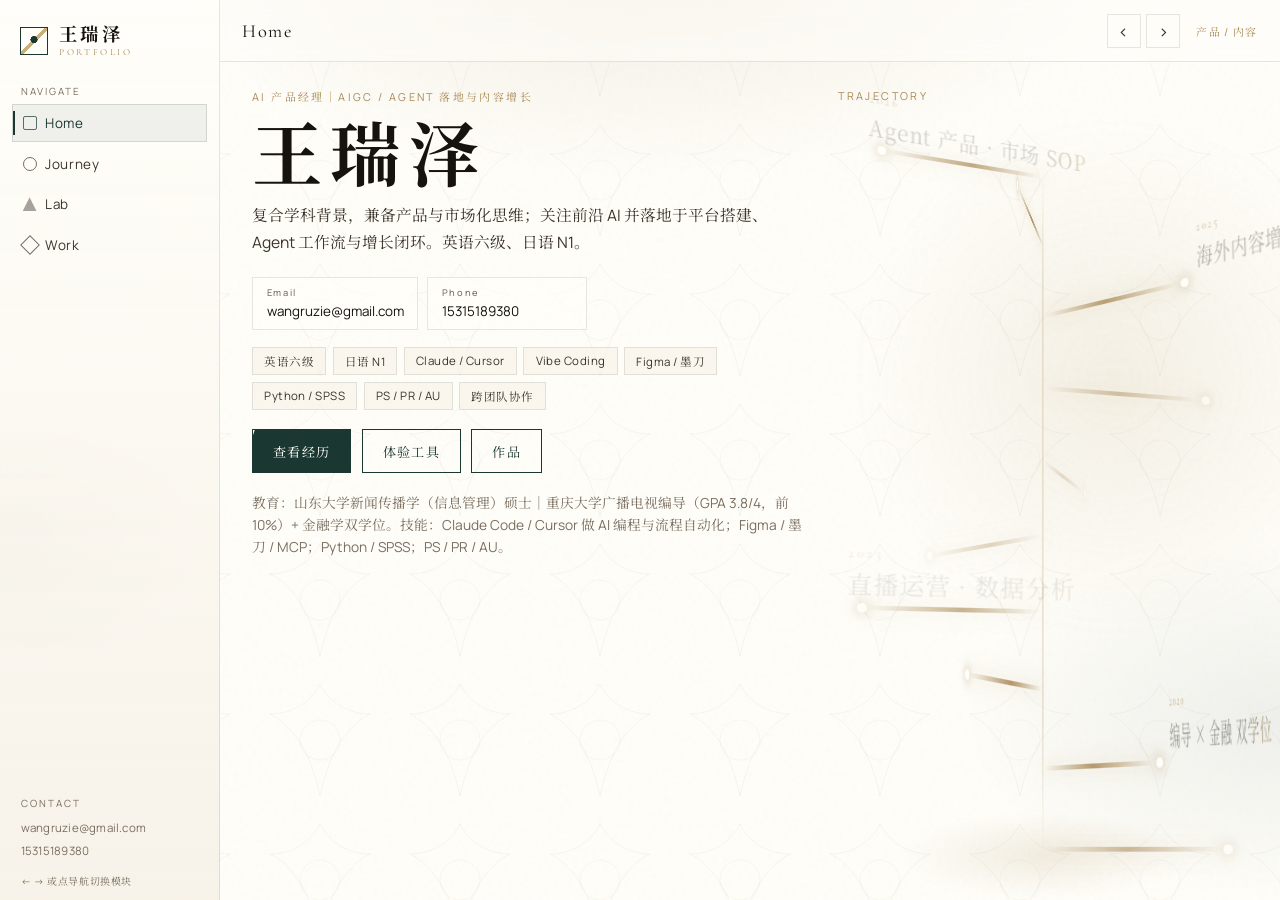
<file: index.html>
<!DOCTYPE html>
<html lang="zh-CN">
<head>
  <meta charset="UTF-8" />
  <meta name="viewport" content="width=device-width, initial-scale=1.0" />
  <title>Wang Ruize · Portfolio</title>
  <meta name="description" content="王瑞泽 — AI 产品 · 市场增长 · Agent 工具" />
  <link rel="preconnect" href="https://fonts.googleapis.com" />
  <link rel="preconnect" href="https://fonts.gstatic.com" crossorigin />
  <link href="https://fonts.googleapis.com/css2?family=Cormorant+Garamond:wght@400;500;600;700&family=Manrope:wght@300;400;500;600;700&family=Noto+Serif+SC:wght@400;500;600;700&display=swap" rel="stylesheet" />
  <link rel="stylesheet" href="styles.css" />
  <link rel="modulepreload" href="content.js" as="script" />
</head>
<body>
  <a class="skip" href="#corridor">跳到正文</a>

  <div class="atmosphere" aria-hidden="true">
    <div class="atmosphere__wash"></div>
    <div class="atmosphere__damask" id="damask"></div>
    <div class="atmosphere__grain"></div>
    <div class="atmosphere__orb"></div>
  </div>

  <div class="app">
    <aside class="rail" aria-label="主导航">
      <button class="brand" type="button" data-go="home" title="Home">
        <span class="brand__mark" aria-hidden="true"></span>
        <span class="brand__text">
          <b data-edit-text="nameZh">王瑞泽</b>
          <em>PORTFOLIO</em>
        </span>
      </button>

      <p class="rail__label">Navigate</p>
      <nav class="rail__nav" id="mainNav">
        <button type="button" class="rail__item is-active" data-go="home"><span class="ico" data-i="home"></span>Home</button>
        <button type="button" class="rail__item" data-go="journey"><span class="ico" data-i="journey"></span>Journey</button>
        <button type="button" class="rail__item" data-go="lab"><span class="ico" data-i="lab"></span>Lab</button>
        <button type="button" class="rail__item" data-go="work"><span class="ico" data-i="work"></span>Work</button>
      </nav>

      <div class="rail__tail">
        <p class="rail__label">Contact</p>
        <a class="rail__contact" href="mailto:wangruzie@gmail.com" data-edit-text="email">wangruzie@gmail.com</a>
        <a class="rail__contact" href="tel:15315189380" data-edit-text="phone">15315189380</a>
        <p class="rail__hint">← → 或点导航切换模块</p>
      </div>
    </aside>

    <div class="main">
      <header class="top">
        <div class="top__left">
          <span class="top__title" id="pageTitle">Home</span>
          <div class="trail" id="trail" aria-label="位置"></div>
        </div>
        <div class="top__nav" aria-label="模块切换">
          <button type="button" class="icon-btn" id="prevMod" aria-label="上一个">‹</button>
          <button type="button" class="icon-btn" id="nextMod" aria-label="下一个">›</button>
        </div>
        <div class="top__right">
          <button type="button" class="ghost-btn" id="editBtn" hidden title="需密码解锁">编辑</button>
          <span class="top__status" data-edit-text="status">开放全职机会</span>
        </div>
      </header>

      <div class="route-loader" id="routeLoader" hidden aria-hidden="true">
        <span></span><span></span><span></span>
      </div>

      <div class="strip" id="corridor" tabindex="0">
        <section class="pane" data-route="home" id="pane-home"></section>
        <section class="pane" data-route="journey" id="pane-journey"></section>
        <section class="pane" data-route="lab" id="pane-lab"></section>
        <section class="pane" data-route="work" id="pane-work"></section>
        <section class="pane" data-route="works" id="pane-works"></section>
        <section class="pane" data-route="baidu" id="pane-baidu"></section>
        <section class="pane" data-route="quwan" id="pane-quwan"></section>
        <section class="pane" data-route="iflytek" id="pane-iflytek"></section>
        <section class="pane" data-route="zixun" id="pane-zixun"></section>
        <section class="pane" data-route="tool-wefly" id="pane-tool-wefly"></section>
        <section class="pane" data-route="tool-xingzhen" id="pane-tool-xingzhen"></section>
        <section class="pane" data-route="tool-topic-ai" id="pane-tool-topic-ai"></section>
      </div>
    </div>
  </div>

  <div class="toast" id="toast" hidden></div>

  <script src="content.js"></script>
  <script src="editor.js"></script>
  <script src="spiral-hero.js"></script>
  <script src="app.js"></script>
</body>
</html>
</file>
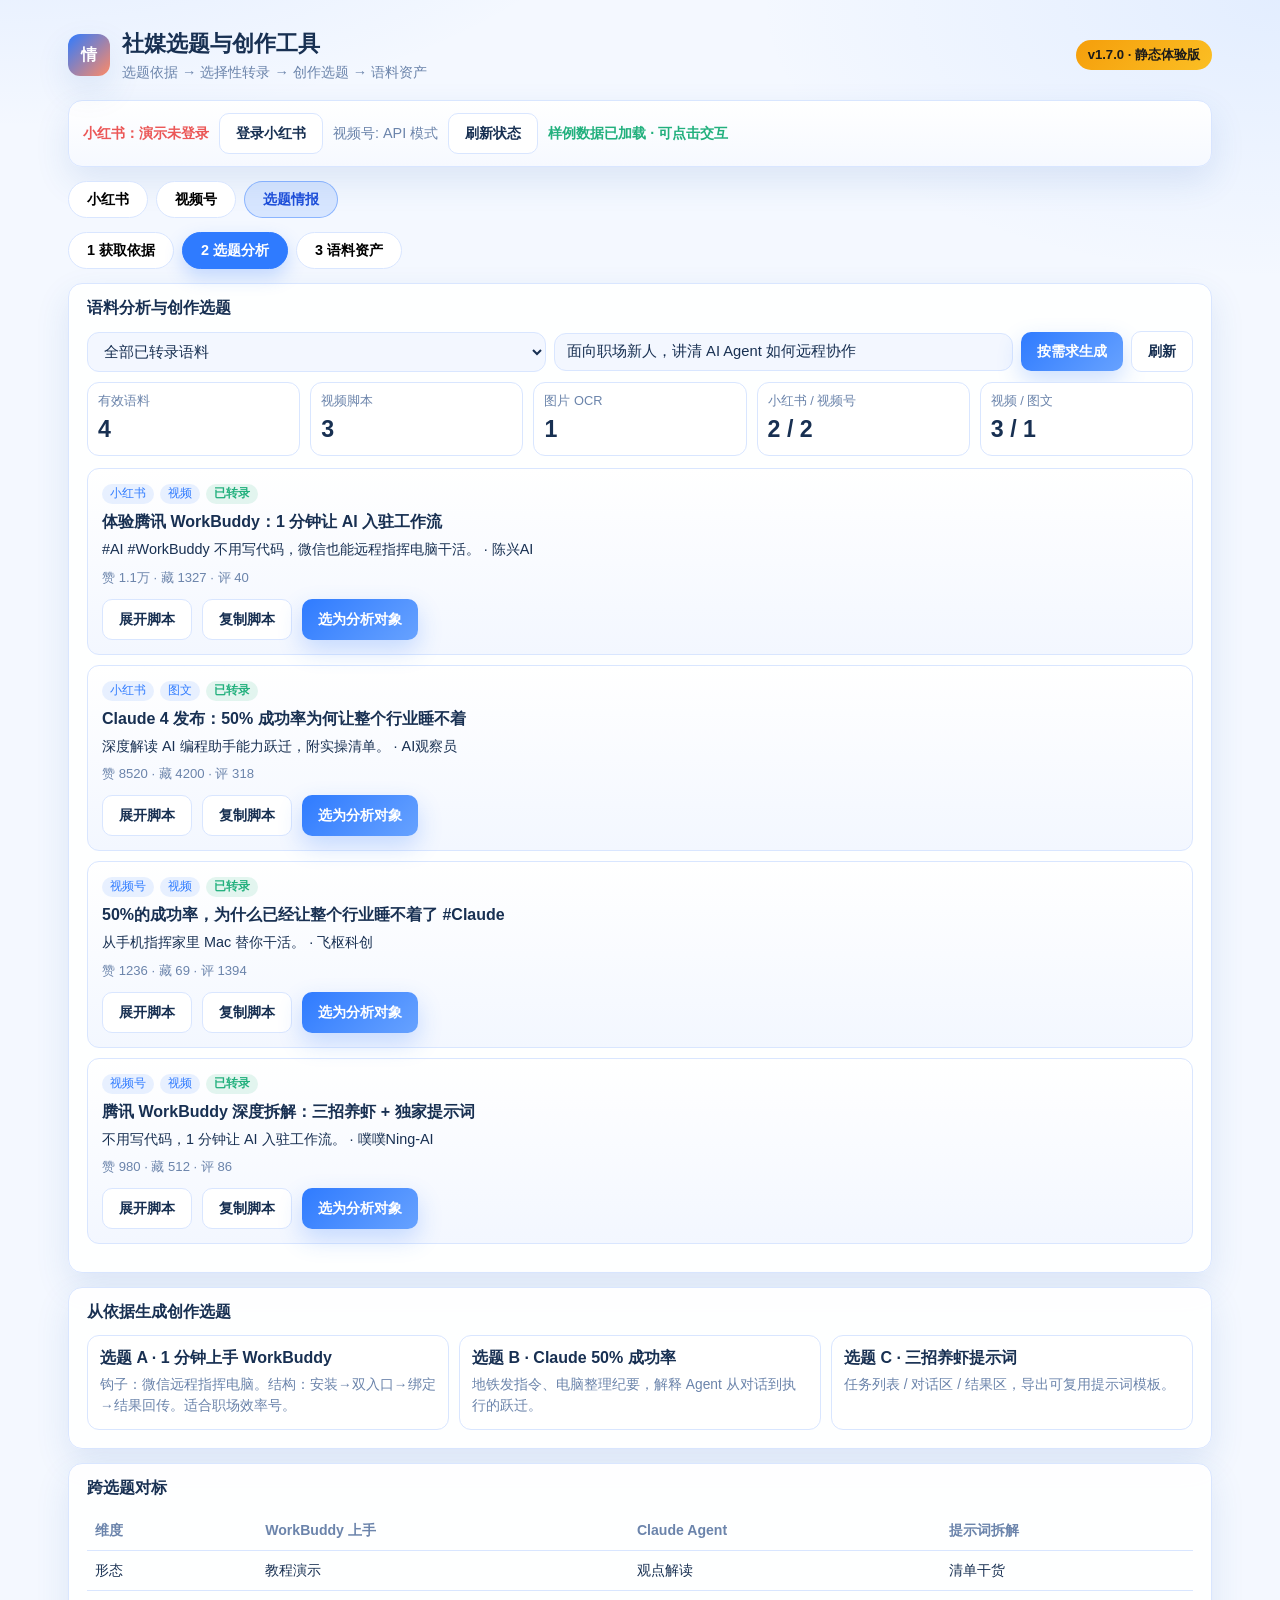
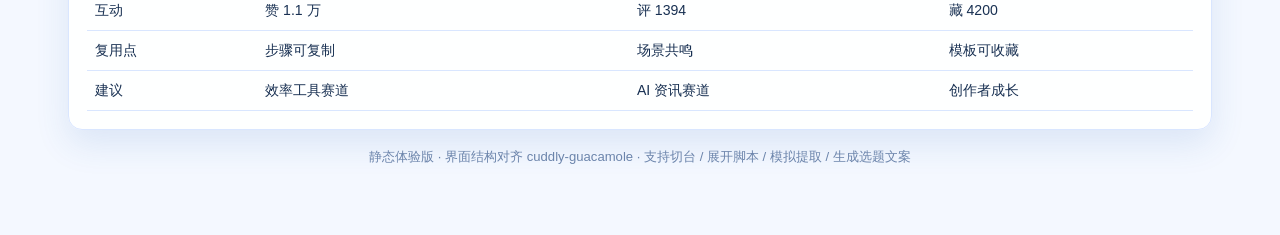
<file: demos/topic-ai/index.html>
<!DOCTYPE html>
<html lang="zh-CN">
<head>
  <meta charset="UTF-8" />
  <meta name="viewport" content="width=device-width, initial-scale=1" />
  <title>社媒选题与创作工具 · 静态体验版</title>
  <style>
    :root {
      --bg:#f4f8ff; --panel:#fff; --panel-2:#f3f7ff; --border:#d9e6ff;
      --text:#183052; --muted:#6b84ab; --accent:#2f7bff; --accent-2:#67a2ff;
      --ok:#22b07d; --err:#eb5757; --shadow:0 14px 34px rgba(40,96,180,.12); --radius:14px;
    }
    *{box-sizing:border-box}
    body{
      margin:0;min-height:100vh;color:var(--text);
      font-family:-apple-system,BlinkMacSystemFont,"Segoe UI","PingFang SC","Microsoft YaHei",sans-serif;
      background:
        radial-gradient(1100px 520px at 0% -10%,rgba(47,123,255,.12),transparent 60%),
        radial-gradient(900px 480px at 100% 0%,rgba(103,162,255,.12),transparent 58%),
        var(--bg);
    }
    .wrap{max-width:1180px;margin:0 auto;padding:28px 18px 56px}
    header{display:flex;justify-content:space-between;align-items:center;gap:12px;margin-bottom:18px;flex-wrap:wrap}
    .brand{display:flex;align-items:center;gap:12px}
    .logo{
      width:42px;height:42px;border-radius:12px;display:grid;place-items:center;color:#fff;font-weight:800;
      background:linear-gradient(135deg,var(--accent),#ff8a65);box-shadow:var(--shadow);
    }
    h1{margin:0;font-size:1.4rem}
    .sub{margin:4px 0 0;color:var(--muted);font-size:.9rem}
    .badge{
      padding:6px 12px;border-radius:999px;font-size:.82rem;font-weight:600;
      background:linear-gradient(135deg,#f59e0b,#fbbf24);color:#1a1a1a;
    }
    .status{
      display:flex;flex-wrap:wrap;gap:10px;align-items:center;margin-bottom:14px;
      padding:12px 14px;border:1px solid var(--border);border-radius:var(--radius);
      background:linear-gradient(180deg,#fff,#f6f9ff);box-shadow:var(--shadow);font-size:.9rem;
    }
    .ok{color:var(--ok);font-weight:700}
    .bad{color:var(--err);font-weight:600}
    .muted{color:var(--muted)}
    .platform-tabs,.intel-tabs{display:flex;gap:8px;flex-wrap:wrap;margin-bottom:14px}
    .ptab,.itab{
      padding:8px 18px;border-radius:999px;border:1px solid var(--border);
      background:var(--panel);cursor:pointer;font-size:.9rem;
    }
    .ptab.active,.itab.active{
      border-color:rgba(47,123,255,.45);background:rgba(47,123,255,.14);color:#1d4ed8;font-weight:600;
    }
    .itab.active{background:var(--accent);color:#fff;border-color:var(--accent);box-shadow:0 8px 18px rgba(47,123,255,.25)}
    .panel{
      background:rgba(255,255,255,.95);border:1px solid var(--border);border-radius:var(--radius);
      box-shadow:var(--shadow);margin-bottom:14px;
    }
    .panel-head{padding:14px 18px 0;font-weight:700}
    .panel-body{padding:12px 18px 18px}
    .grid{display:grid;grid-template-columns:380px 1fr;gap:18px}
    @media(max-width:960px){.grid{grid-template-columns:1fr}}
    textarea,input,select{
      width:100%;border:1px solid var(--border);border-radius:12px;background:var(--panel-2);
      color:var(--text);padding:10px 12px;font-size:.92rem;outline:none;
    }
    textarea{min-height:160px;resize:vertical;line-height:1.55}
    textarea:focus,input:focus,select:focus{border-color:rgba(47,123,255,.55)}
    .hint{margin-top:8px;color:var(--muted);font-size:.84rem;line-height:1.5}
    .actions{display:flex;gap:10px;flex-wrap:wrap;margin-top:12px}
    button{
      border:none;border-radius:10px;padding:10px 16px;font-size:.9rem;font-weight:600;cursor:pointer;
      transition:transform .12s ease,box-shadow .2s ease,opacity .15s;
    }
    button:hover:not(:disabled){transform:translateY(-1px)}
    button:disabled{opacity:.55;cursor:not-allowed}
    .btn{background:#fff;border:1px solid var(--border);color:var(--text)}
    .btn-primary{background:linear-gradient(135deg,var(--accent),var(--accent-2));color:#fff;box-shadow:0 10px 24px rgba(47,123,255,.24)}
    .btn-ghost{background:transparent;border:1px solid var(--border);color:var(--muted)}
    .return-grid{display:grid;grid-template-columns:repeat(5,minmax(100px,1fr));gap:10px;margin:10px 0 4px}
    @media(max-width:900px){.return-grid{grid-template-columns:repeat(2,1fr)}}
    .return-card{background:var(--panel);border:1px solid var(--border);border-radius:12px;padding:10px;min-height:74px}
    .return-label{color:var(--muted);font-size:.8rem;margin-bottom:6px}
    .return-value{font-size:1.45rem;font-weight:700}
    .card{
      border:1px solid var(--border);border-radius:12px;padding:14px;margin-bottom:10px;
      background:linear-gradient(180deg,#fff,var(--panel-2));transition:box-shadow .2s,border-color .2s;
    }
    .card:hover{border-color:rgba(47,123,255,.4);box-shadow:0 8px 20px rgba(15,35,80,.08)}
    .card.selected{border-color:var(--accent);box-shadow:0 0 0 2px rgba(47,123,255,.15)}
    .pill{display:inline-block;padding:2px 8px;border-radius:999px;font-size:.74rem;margin-right:6px;background:rgba(47,123,255,.1);color:var(--accent)}
    .pill.ok{background:rgba(34,176,125,.12);color:var(--ok)}
    .title{font-weight:700;margin:8px 0 6px}
    .desc{margin:0 0 8px;font-size:.9rem;line-height:1.5}
    .meta{color:var(--muted);font-size:.82rem}
    .script{
      display:none;margin-top:10px;padding:10px 12px;background:#fff;border:1px dashed var(--border);
      border-radius:10px;font-size:.84rem;line-height:1.55;white-space:pre-wrap;color:#314f78;
    }
    .script.open{display:block;animation:in .2s ease}
    @keyframes in{from{opacity:0;transform:translateY(4px)}to{opacity:1;transform:none}}
    .task{
      margin-top:12px;padding:12px;border-radius:12px;border:1px solid var(--border);background:rgba(47,123,255,.04);
    }
    .task.active{border-color:rgba(255,36,66,.35);background:rgba(255,36,66,.06)}
    .task.done{border-color:rgba(46,204,113,.35);background:rgba(46,204,113,.06)}
    .task-bar{height:8px;border-radius:999px;background:rgba(0,0,0,.06);overflow:hidden;margin:8px 0}
    .task-fill{height:100%;width:0;border-radius:999px;background:linear-gradient(90deg,#ff2442,#ff6b6b);transition:width .3s}
    .ideas{display:grid;grid-template-columns:repeat(auto-fit,minmax(230px,1fr));gap:10px}
    .idea{border:1px solid var(--border);border-radius:12px;padding:12px;background:#fff;cursor:pointer;transition:.15s}
    .idea:hover,.idea.on{border-color:rgba(47,123,255,.45);background:var(--panel-2)}
    .idea strong{display:block;margin-bottom:6px}
    .idea p{margin:0;color:var(--muted);font-size:.86rem;line-height:1.5}
    table{width:100%;border-collapse:collapse;font-size:.88rem}
    th,td{border-bottom:1px solid var(--border);padding:10px 8px;text-align:left}
    th{color:var(--muted)}
    .toast{
      position:fixed;left:50%;bottom:28px;transform:translateX(-50%) translateY(20px);opacity:0;
      background:#183052;color:#fff;padding:10px 16px;border-radius:999px;font-size:.88rem;
      transition:.25s;z-index:20;pointer-events:none;
    }
    .toast.show{opacity:1;transform:translateX(-50%) translateY(0)}
    .hide{display:none!important}
    .row{display:flex;gap:8px;flex-wrap:wrap;align-items:center;margin-bottom:10px}
    .row input,.row select{width:auto;min-width:160px;flex:1}
    .copy-box{
      margin-top:12px;padding:12px;border:1px solid rgba(47,123,255,.22);border-radius:12px;background:rgba(255,255,255,.85);
    }
    .foot{text-align:center;color:var(--muted);font-size:.82rem;margin-top:18px}
  </style>
</head>
<body>
  <div class="wrap">
    <header>
      <div class="brand">
        <div class="logo" id="logo">情</div>
        <div>
          <h1>社媒选题与创作工具</h1>
          <p class="sub" id="subtitle">选题依据 → 选择性转录 → 创作选题 → 语料资产</p>
        </div>
      </div>
      <div class="badge">v1.7.0 · 静态体验版</div>
    </header>

    <div class="status">
      <span id="loginState" class="bad">小红书：演示未登录</span>
      <button class="btn" type="button" id="btnLogin">登录小红书</button>
      <span class="muted">视频号: API 模式</span>
      <button class="btn" type="button" id="btnRefresh">刷新状态</button>
      <span class="ok" id="demoHint">样例数据已加载 · 可点击交互</span>
    </div>

    <div class="platform-tabs">
      <button class="ptab" type="button" data-p="xhs">小红书</button>
      <button class="ptab" type="button" data-p="channels">视频号</button>
      <button class="ptab active" type="button" data-p="intel">选题情报</button>
    </div>

    <!-- 小红书 / 视频号：双栏提取 -->
    <section id="view-extract" class="hide">
      <div class="grid">
        <div class="panel">
          <div class="panel-head">创建采集任务</div>
          <div class="panel-body">
            <label class="hint">每行一个分享链接（演示可点「模拟提取」）</label>
            <textarea id="urls" placeholder="每行一个分享链接"></textarea>
            <div class="actions">
              <button class="btn-primary" type="button" id="btnExtract">模拟提取并转录</button>
              <button class="btn" type="button" id="btnClear">清空</button>
            </div>
            <div class="task" id="taskBox">
              <div><strong id="taskTitle">等待开始</strong> <span class="muted" id="taskPct">0%</span></div>
              <div class="task-bar"><div class="task-fill" id="taskFill"></div></div>
              <div class="hint" id="taskLabel">点击「模拟提取并转录」查看进度动画</div>
            </div>
            <p class="hint">静态体验版不连接真实采集；进度与结果均为演示数据。</p>
          </div>
        </div>
        <div class="panel">
          <div class="panel-head">提取结果 · <span id="extractPlat">小红书</span></div>
          <div class="panel-body">
            <div class="row">
              <input id="filterExtract" placeholder="筛选标题 / 作者" />
              <button class="btn" type="button" id="btnFilterExtract">筛选</button>
            </div>
            <div id="extractList"></div>
          </div>
        </div>
      </div>
    </section>

    <!-- 选题情报 -->
    <section id="view-intel">
      <div class="intel-tabs">
        <button class="itab" type="button" data-i="1">1 获取依据</button>
        <button class="itab active" type="button" data-i="2">2 选题分析</button>
        <button class="itab" type="button" data-i="3">3 语料资产</button>
      </div>

      <section id="intel-1" class="hide">
        <div class="panel">
          <div class="panel-head">已保存的采集任务</div>
          <div class="panel-body">
            <div class="card selected">
              <span class="pill ok">演示任务</span><span class="pill">小红书 / 视频号</span>
              <div class="title">AI 办公工具</div>
              <p class="desc">关键词：AI、WorkBuddy、Claude · 组合检索 · 已沉淀 4 条依据</p>
              <div class="actions">
                <button class="btn-primary" type="button" id="btnRunTopic">模拟运行采集</button>
                <button class="btn" type="button" onclick="switchIntel('2')">去选题分析 →</button>
              </div>
            </div>
          </div>
        </div>
        <div class="panel">
          <div class="panel-head">依据列表</div>
          <div class="panel-body" id="basisList"></div>
        </div>
      </section>

      <section id="intel-2">
        <div class="panel">
          <div class="panel-head">语料分析与创作选题</div>
          <div class="panel-body">
            <div class="row">
              <select id="corpusFilter">
                <option value="all">全部已转录语料</option>
                <option value="小红书">仅小红书</option>
                <option value="视频号">仅视频号</option>
              </select>
              <input id="needInput" value="面向职场新人，讲清 AI Agent 如何远程协作" />
              <button class="btn-primary" type="button" id="btnGen">按需求生成</button>
              <button class="btn" type="button" id="btnRefreshCorpus">刷新</button>
            </div>
            <div class="return-grid">
              <div class="return-card"><div class="return-label">有效语料</div><div class="return-value" id="s1">4</div></div>
              <div class="return-card"><div class="return-label">视频脚本</div><div class="return-value" id="s2">3</div></div>
              <div class="return-card"><div class="return-label">图片 OCR</div><div class="return-value" id="s3">1</div></div>
              <div class="return-card"><div class="return-label">小红书 / 视频号</div><div class="return-value" id="s4">2 / 2</div></div>
              <div class="return-card"><div class="return-label">视频 / 图文</div><div class="return-value" id="s5">3 / 1</div></div>
            </div>
            <div id="corpusList" style="margin-top:12px"></div>
          </div>
        </div>

        <div class="panel">
          <div class="panel-head">从依据生成创作选题</div>
          <div class="panel-body">
            <div class="ideas" id="ideaList"></div>
            <div class="copy-box hide" id="copyBox">
              <div class="row" style="justify-content:space-between">
                <strong id="copyTitle">文案工作台</strong>
                <button class="btn" type="button" id="btnCopy">复制文案</button>
              </div>
              <textarea id="copyDraft" style="min-height:160px;margin-top:8px"></textarea>
            </div>
          </div>
        </div>

        <div class="panel">
          <div class="panel-head">跨选题对标</div>
          <div class="panel-body">
            <table>
              <thead><tr><th>维度</th><th>WorkBuddy 上手</th><th>Claude Agent</th><th>提示词拆解</th></tr></thead>
              <tbody>
                <tr><td>形态</td><td>教程演示</td><td>观点解读</td><td>清单干货</td></tr>
                <tr><td>互动</td><td>赞 1.1 万</td><td>评 1394</td><td>藏 4200</td></tr>
                <tr><td>复用点</td><td>步骤可复制</td><td>场景共鸣</td><td>模板可收藏</td></tr>
                <tr><td>建议</td><td>效率工具赛道</td><td>AI 资讯赛道</td><td>创作者成长</td></tr>
              </tbody>
            </table>
          </div>
        </div>
      </section>

      <section id="intel-3" class="hide">
        <div class="panel">
          <div class="panel-head">语料资产库</div>
          <div class="panel-body">
            <div class="row">
              <input id="assetQ" placeholder="搜索标题 / 作者 / 脚本关键词" />
              <button class="btn" type="button" id="btnAssetSearch">筛选</button>
            </div>
            <div id="assetList"></div>
          </div>
        </div>
      </section>
    </section>

    <p class="foot">静态体验版 · 界面结构对齐 cuddly-guacamole · 支持切台 / 展开脚本 / 模拟提取 / 生成选题文案</p>
  </div>
  <div class="toast" id="toast"></div>

<script>
const DATA = [
  {id:'x1', platform:'小红书', type:'视频', author:'陈兴AI', title:'体验腾讯 WorkBuddy：1 分钟让 AI 入驻工作流',
   desc:'#AI #WorkBuddy 不用写代码，微信也能远程指挥电脑干活。', liked:'1.1万', collected:'1327', comment:'40',
   script:'腾讯版 OpenClaw 来了，今天上手 WorkBuddy。\n下载安装后有两个入口：代码开发、日常工作。\n扫码绑定微信后，手机发一条消息，电脑自动执行并把结果回传手机。'},
  {id:'x2', platform:'小红书', type:'图文', author:'AI观察员', title:'Claude 4 发布：50% 成功率为何让整个行业睡不着',
   desc:'深度解读 AI 编程助手能力跃迁，附实操清单。', liked:'8520', collected:'4200', comment:'318',
   script:'（OCR）Claude 4 · SWE-bench 50%\n从对话到真正替你操作电脑，是复杂软件工程任务上的一次跃迁。'},
  {id:'c1', platform:'视频号', type:'视频', author:'飞枢科创', title:'50%的成功率，为什么已经让整个行业睡不着了 #Claude',
   desc:'从手机指挥家里 Mac 替你干活。', liked:'1236', collected:'69', comment:'1394',
   script:'没有发布会，只有一条推文。\n地铁上对 Claude 说：整理昨天会议纪要。\n电脑 Agent 自动执行，结果回到手机。'},
  {id:'c2', platform:'视频号', type:'视频', author:'噗噗Ning-AI', title:'腾讯 WorkBuddy 深度拆解：三招养虾 + 独家提示词',
   desc:'不用写代码，1 分钟让 AI 入驻工作流。', liked:'980', collected:'512', comment:'86',
   script:'三招养虾：定任务列表 → 对话下达 → 结果区验收。\n提示词模板可直接复制到你的工作流复用。'}
];

const IDEAS = [
  {t:'选题 A · 1 分钟上手 WorkBuddy', p:'钩子：微信远程指挥电脑。结构：安装→双入口→绑定→结果回传。适合职场效率号。',
   draft:'【标题】1 分钟让 AI 入驻工作流：WorkBuddy 上手\n【钩子】不用写代码，微信也能远程指挥电脑。\n【结构】\n1. 下载安装\n2. 代码开发 / 日常工作双入口\n3. 扫码绑定微信\n4. 手机发指令，电脑执行并回传\n【CTA】评论区扣 1，发你提示词模板'},
  {t:'选题 B · Claude 50% 成功率', p:'地铁发指令、电脑整理纪要，解释 Agent 从对话到执行的跃迁。',
   draft:'【标题】50% 成功率，为什么行业睡不着\n【场景】地铁上说一句「整理会议纪要」\n【观点】从聊天到执行，才是 Agent 分水岭\n【结尾】给你 3 条可立刻试的指令'},
  {t:'选题 C · 三招养虾提示词', p:'任务列表 / 对话区 / 结果区，导出可复用提示词模板。',
   draft:'【标题】WorkBuddy 三招养虾\n1) 先写清任务列表\n2) 对话区下达可验收指令\n3) 结果区逐项核对\n【福利】文末领取提示词模板'}
];

let platform = 'intel';
let intelTab = '2';
let loggedIn = false;
let openScripts = new Set();

function toast(msg){
  const el = document.getElementById('toast');
  el.textContent = msg; el.classList.add('show');
  clearTimeout(toast._t); toast._t = setTimeout(()=>el.classList.remove('show'), 1800);
}

function cardHtml(item, {selectable=false, selected=false}={}){
  const open = openScripts.has(item.id);
  return `<article class="card ${selected?'selected':''}" data-id="${item.id}">
    <span class="pill">${item.platform}</span><span class="pill">${item.type}</span><span class="pill ok">已转录</span>
    <div class="title">${item.title}</div>
    <p class="desc">${item.desc} · ${item.author}</p>
    <div class="meta">赞 ${item.liked} · 藏 ${item.collected} · 评 ${item.comment}</div>
    <div class="actions">
      <button class="btn" type="button" data-act="toggle" data-id="${item.id}">${open?'收起脚本':'展开脚本'}</button>
      <button class="btn" type="button" data-act="copy" data-id="${item.id}">复制脚本</button>
      ${selectable?`<button class="btn-primary" type="button" data-act="pick" data-id="${item.id}">选为分析对象</button>`:''}
    </div>
    <pre class="script ${open?'open':''}">${item.script}</pre>
  </article>`;
}

function filtered(platformFilter, q){
  return DATA.filter(i=>{
    if(platformFilter && platformFilter!=='all' && i.platform!==platformFilter) return false;
    if(!q) return true;
    const blob = i.title+i.author+i.script+i.desc;
    return blob.includes(q);
  });
}

function renderExtract(){
  const plat = platform==='channels'?'视频号':'小红书';
  document.getElementById('extractPlat').textContent = plat;
  const q = document.getElementById('filterExtract').value.trim();
  const list = filtered(plat, q);
  document.getElementById('extractList').innerHTML = list.map(i=>cardHtml(i)).join('') || '<p class="hint">无匹配结果</p>';
}

function renderBasis(){
  document.getElementById('basisList').innerHTML = DATA.map(i=>cardHtml(i)).join('');
}

function renderCorpus(){
  const f = document.getElementById('corpusFilter').value;
  const list = filtered(f==='all'?null:f, '');
  document.getElementById('s1').textContent = list.length;
  document.getElementById('s2').textContent = list.filter(i=>i.type==='视频').length;
  document.getElementById('s3').textContent = list.filter(i=>i.script.includes('OCR')).length;
  const xhs = list.filter(i=>i.platform==='小红书').length;
  const ch = list.filter(i=>i.platform==='视频号').length;
  document.getElementById('s4').textContent = `${xhs} / ${ch}`;
  document.getElementById('s5').textContent = `${list.filter(i=>i.type==='视频').length} / ${list.filter(i=>i.type==='图文').length}`;
  document.getElementById('corpusList').innerHTML = list.map(i=>cardHtml(i,{selectable:true})).join('');
}

function renderIdeas(){
  document.getElementById('ideaList').innerHTML = IDEAS.map((idea,idx)=>`
    <div class="idea" data-idea="${idx}">
      <strong>${idea.t}</strong>
      <p>${idea.p}</p>
    </div>`).join('');
}

function renderAssets(){
  const q = document.getElementById('assetQ').value.trim();
  const list = filtered(null, q);
  document.getElementById('assetList').innerHTML = list.map(i=>cardHtml(i)).join('') || '<p class="hint">无匹配资产</p>';
}

function switchPlatform(p){
  platform = p;
  document.querySelectorAll('.ptab').forEach(b=>b.classList.toggle('active', b.dataset.p===p));
  const logo = document.getElementById('logo');
  const sub = document.getElementById('subtitle');
  if(p==='intel'){
    document.getElementById('view-extract').classList.add('hide');
    document.getElementById('view-intel').classList.remove('hide');
    logo.textContent='情'; sub.textContent='选题依据 → 选择性转录 → 创作选题 → 语料资产';
  } else {
    document.getElementById('view-intel').classList.add('hide');
    document.getElementById('view-extract').classList.remove('hide');
    logo.textContent = p==='channels'?'号':'红';
    sub.textContent = p==='channels'?'微信视频号 · 关键词发现 + 口播转写':'小红书 · 关键词/账号发现 + 链接提取';
    document.getElementById('urls').value = p==='channels'
      ? 'https://weixin.qq.com/sph/demo001\nhttps://weixin.qq.com/sph/demo002'
      : 'https://www.xiaohongshu.com/explore/demo001\nhttps://www.xiaohongshu.com/explore/demo002';
    renderExtract();
  }
}

function switchIntel(i){
  intelTab = i;
  document.querySelectorAll('.itab').forEach(b=>b.classList.toggle('active', b.dataset.i===i));
  ['1','2','3'].forEach(n=>{
    document.getElementById('intel-'+n).classList.toggle('hide', n!==i);
  });
  if(i==='1') renderBasis();
  if(i==='2'){ renderCorpus(); renderIdeas(); }
  if(i==='3') renderAssets();
}

function onCardClick(e){
  const btn = e.target.closest('button[data-act]');
  if(!btn) return;
  const item = DATA.find(d=>d.id===btn.dataset.id);
  if(!item) return;
  if(btn.dataset.act==='toggle'){
    if(openScripts.has(item.id)) openScripts.delete(item.id); else openScripts.add(item.id);
    refreshCurrentLists();
  }
  if(btn.dataset.act==='copy'){
    navigator.clipboard?.writeText(item.script).then(()=>toast('脚本已复制')).catch(()=>toast('复制失败，请手动选择'));
  }
  if(btn.dataset.act==='pick'){
    document.getElementById('needInput').value = `基于「${item.title}」产出一条职场向短视频脚本`;
    document.getElementById('copyBox').classList.remove('hide');
    document.getElementById('copyTitle').textContent = '文案工作台 · '+item.author;
    document.getElementById('copyDraft').value = `参考语料：${item.title}\n\n${item.script}\n\n——\n请改写成 45 秒口播，保留钩子与 CTA。`;
    toast('已选为分析对象');
    document.getElementById('copyBox').scrollIntoView({behavior:'smooth', block:'nearest'});
  }
}

function refreshCurrentLists(){
  if(platform!=='intel') renderExtract();
  else if(intelTab==='1') renderBasis();
  else if(intelTab==='2') renderCorpus();
  else renderAssets();
}

function simulateExtract(){
  const box = document.getElementById('taskBox');
  const fill = document.getElementById('taskFill');
  const title = document.getElementById('taskTitle');
  const pct = document.getElementById('taskPct');
  const label = document.getElementById('taskLabel');
  const btn = document.getElementById('btnExtract');
  btn.disabled = true;
  box.className = 'task active';
  let n = 0;
  const steps = ['解析链接…','拉取正文…','语音转写…','写入语料库…','完成'];
  const timer = setInterval(()=>{
    n += 20;
    fill.style.width = n+'%';
    pct.textContent = n+'%';
    title.textContent = n>=100 ? '提取完成' : '提取中';
    label.textContent = steps[Math.min(Math.floor(n/20), steps.length-1)];
    if(n>=100){
      clearInterval(timer);
      box.className = 'task done';
      btn.disabled = false;
      toast('演示提取完成 · 右侧已是样例结果');
      renderExtract();
    }
  }, 280);
}

document.querySelectorAll('.ptab').forEach(b=>b.onclick=()=>switchPlatform(b.dataset.p));
document.querySelectorAll('.itab').forEach(b=>b.onclick=()=>switchIntel(b.dataset.i));
document.body.addEventListener('click', onCardClick);
document.getElementById('btnExtract').onclick = simulateExtract;
document.getElementById('btnClear').onclick = ()=>{ document.getElementById('urls').value=''; toast('已清空输入'); };
document.getElementById('btnFilterExtract').onclick = renderExtract;
document.getElementById('filterExtract').oninput = renderExtract;
document.getElementById('corpusFilter').onchange = renderCorpus;
document.getElementById('btnRefreshCorpus').onclick = ()=>{ renderCorpus(); toast('语料已刷新'); };
document.getElementById('btnAssetSearch').onclick = renderAssets;
document.getElementById('assetQ').oninput = renderAssets;
document.getElementById('btnLogin').onclick = ()=>{
  loggedIn = !loggedIn;
  document.getElementById('loginState').textContent = loggedIn ? '小红书：已登录（演示）' : '小红书：演示未登录';
  document.getElementById('loginState').className = loggedIn ? 'ok' : 'bad';
  document.getElementById('btnLogin').textContent = loggedIn ? '退出登录' : '登录小红书';
  toast(loggedIn ? '演示登录成功' : '已退出登录');
};
document.getElementById('btnRefresh').onclick = ()=>toast('状态已刷新（演示）');
document.getElementById('btnRunTopic').onclick = ()=>{
  toast('模拟采集完成 · 4 条依据已就绪');
  switchIntel('2');
};
document.getElementById('btnGen').onclick = ()=>{
  const need = document.getElementById('needInput').value.trim() || '职场 AI 效率';
  document.getElementById('copyBox').classList.remove('hide');
  document.getElementById('copyTitle').textContent = '文案工作台 · 按需求生成';
  document.getElementById('copyDraft').value = `【需求】${need}\n\n${IDEAS[0].draft}`;
  document.querySelectorAll('.idea').forEach((el,i)=>el.classList.toggle('on', i===0));
  toast('已生成 3 个选题方向');
  document.getElementById('copyBox').scrollIntoView({behavior:'smooth', block:'nearest'});
};
document.getElementById('ideaList').addEventListener('click', e=>{
  const idea = e.target.closest('[data-idea]');
  if(!idea) return;
  const idx = Number(idea.dataset.idea);
  document.querySelectorAll('.idea').forEach(el=>el.classList.toggle('on', el===idea));
  document.getElementById('copyBox').classList.remove('hide');
  document.getElementById('copyTitle').textContent = IDEAS[idx].t;
  document.getElementById('copyDraft').value = IDEAS[idx].draft;
  toast('已载入选题文案');
});
document.getElementById('btnCopy').onclick = ()=>{
  const t = document.getElementById('copyDraft').value;
  navigator.clipboard?.writeText(t).then(()=>toast('文案已复制')).catch(()=>toast('请手动复制'));
};

switchPlatform('intel');
switchIntel('2');
</script>
</body>
</html>
</file>
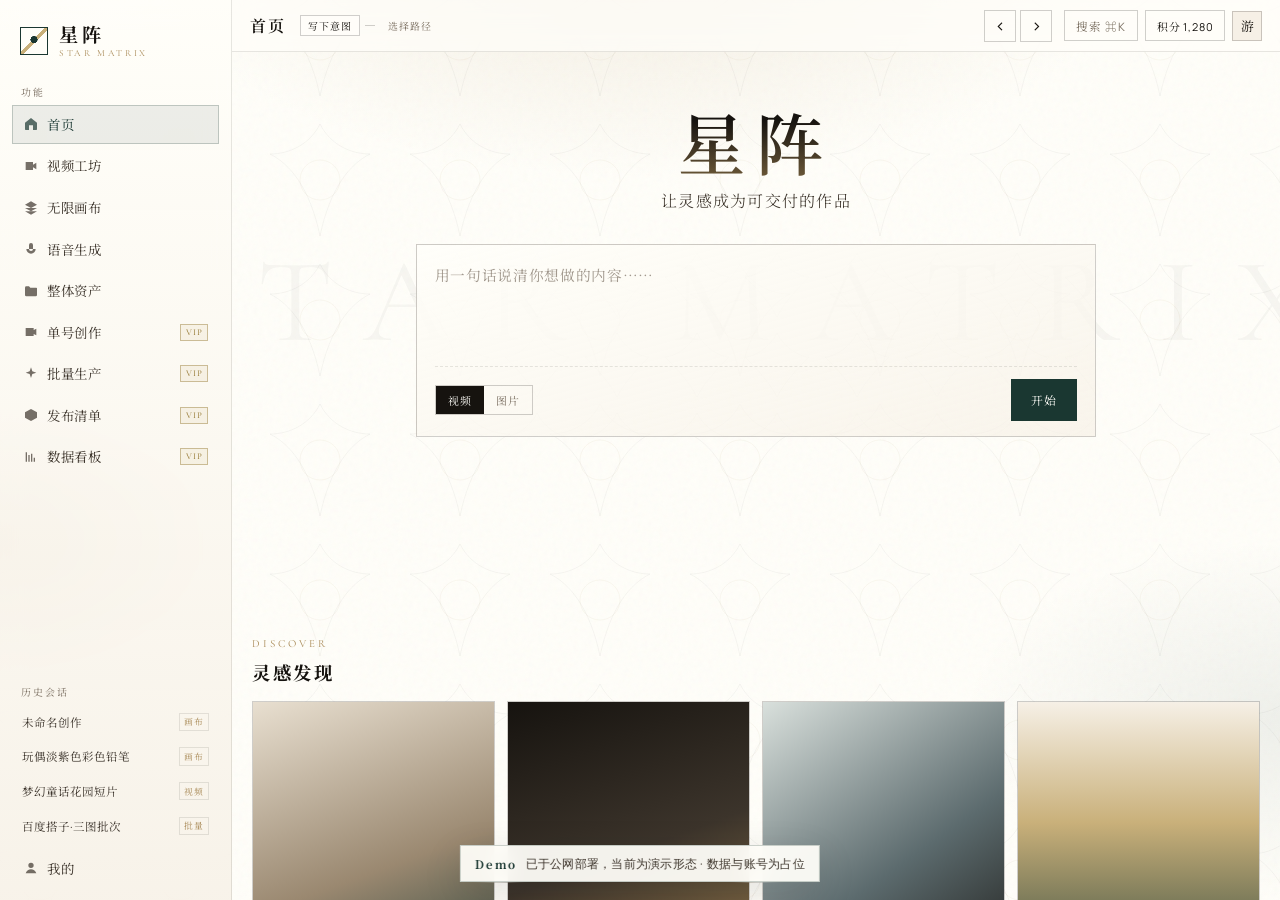
<file: demos/xingzhen/index.html>
<!DOCTYPE html>
<html lang="zh-CN">
<head>
  <meta charset="UTF-8" />
  <meta name="viewport" content="width=device-width, initial-scale=1.0" />
  <title>星阵 · 柔光纪念碑</title>
  <meta name="description" content="星阵 AIGC — 丝滑易懂的纪念碑美学工作台" />
  <link rel="preconnect" href="https://fonts.googleapis.com" />
  <link rel="preconnect" href="https://fonts.gstatic.com" crossorigin />
  <link href="https://fonts.googleapis.com/css2?family=Cormorant+Garamond:wght@400;500;600;700&family=Manrope:wght@300;400;500;600;700&family=Noto+Serif+SC:wght@400;500;600;700&display=swap" rel="stylesheet" />
  <link rel="stylesheet" href="styles.css" />
</head>
<body>
  <div class="atmosphere" aria-hidden="true">
    <div class="atmosphere__wash"></div>
    <div class="atmosphere__damask" id="damask"></div>
    <div class="atmosphere__grain"></div>
  </div>

  <div class="app">
    <aside class="rail" aria-label="功能导航">
      <button class="brand" type="button" data-go="home" title="首页">
        <span class="brand__mark" aria-hidden="true"></span>
        <span class="brand__text">
          <b>星阵</b>
          <em>STAR MATRIX</em>
        </span>
      </button>

      <p class="rail__label">功能</p>
      <nav class="rail__nav">
        <button type="button" class="rail__item is-active" data-go="home"><span class="ico" data-i="home"></span>首页</button>
        <button type="button" class="rail__item" data-go="video"><span class="ico" data-i="video"></span>视频工坊</button>
        <button type="button" class="rail__item" data-go="canvas"><span class="ico" data-i="canvas"></span>无限画布</button>
        <button type="button" class="rail__item" data-go="voice"><span class="ico" data-i="voice"></span>语音生成</button>
        <button type="button" class="rail__item" data-go="assets"><span class="ico" data-i="folder"></span>整体资产</button>
        <button type="button" class="rail__item" data-go="studio"><span class="ico" data-i="studio"></span>单号创作 <i class="vip">VIP</i></button>
        <button type="button" class="rail__item" data-go="agent"><span class="ico" data-i="spark"></span>批量生产 <i class="vip">VIP</i></button>
        <button type="button" class="rail__item" data-go="delivery"><span class="ico" data-i="pack"></span>发布清单 <i class="vip">VIP</i></button>
        <button type="button" class="rail__item" data-go="overview"><span class="ico" data-i="chart"></span>数据看板 <i class="vip">VIP</i></button>
      </nav>

      <div class="rail__tail">
        <p class="rail__label">历史会话</p>
        <div id="historyList" class="history"></div>
        <button type="button" class="rail__item" data-go="settings"><span class="ico" data-i="user"></span>我的</button>
      </div>
    </aside>

    <div class="main">
      <header class="top">
        <div class="top__left">
          <span class="top__title" id="pageTitle">首页</span>
          <div class="trail" id="trail" aria-label="流程位置"></div>
        </div>
        <div class="top__nav" aria-label="模块切换">
          <button type="button" class="icon-btn" id="prevMod" aria-label="上一个模块">‹</button>
          <button type="button" class="icon-btn" id="nextMod" aria-label="下一个模块">›</button>
        </div>
        <div class="top__right">
          <button type="button" class="ghost-btn" id="searchBtn">搜索 ⌘K</button>
          <button type="button" class="credits" id="creditsBtn">积分 1,280</button>
          <button type="button" class="avatar" title="游客">游</button>
        </div>
      </header>

      <div class="strip" id="corridor" tabindex="0">
        <section class="pane" data-route="home" id="pane-home"></section>
        <section class="pane" data-route="video" id="pane-video"></section>
        <section class="pane" data-route="canvas" id="pane-canvas"></section>
        <section class="pane" data-route="voice" id="pane-voice"></section>
        <section class="pane" data-route="assets" id="pane-assets"></section>
        <section class="pane" data-route="studio" id="pane-studio"></section>
        <section class="pane" data-route="agent" id="pane-agent"></section>
        <section class="pane" data-route="delivery" id="pane-delivery"></section>
        <section class="pane" data-route="overview" id="pane-overview"></section>
        <section class="pane" data-route="settings" id="pane-settings"></section>
      </div>
    </div>
  </div>

  <!-- 成体系浮层：可控生成 -->
  <div class="sheet" id="genSheet" hidden>
    <div class="sheet__scrim" data-close-sheet></div>
    <div class="sheet__panel" role="dialog" aria-labelledby="genTitle">
      <header class="sheet__head">
        <h2 id="genTitle">生成中</h2>
        <button type="button" class="icon-btn" data-close-sheet aria-label="关闭">×</button>
      </header>
      <ol class="gen-steps" id="genSteps"></ol>
      <p class="gen-note" id="genNote">可在任意阶段暂停并修改</p>
      <div class="sheet__actions">
        <button type="button" class="btn btn--ghost" id="genPause">暂停</button>
        <button type="button" class="btn btn--ghost" id="genFork">分叉一版</button>
        <button type="button" class="btn btn--solid" id="genContinue">继续</button>
      </div>
    </div>
  </div>

  <!-- 成体系浮层：交付即预览 -->
  <div class="sheet" id="packSheet" hidden>
    <div class="sheet__scrim" data-close-sheet></div>
    <div class="sheet__panel sheet__panel--wide" role="dialog" aria-labelledby="packTitle">
      <header class="sheet__head">
        <h2 id="packTitle">交付包预览</h2>
        <button type="button" class="icon-btn" data-close-sheet aria-label="关闭">×</button>
      </header>
      <div class="pack" id="packBody"></div>
      <div class="sheet__actions">
        <button type="button" class="btn btn--ghost" data-close-sheet>返回修改</button>
        <button type="button" class="btn btn--solid" id="packConfirm">确认并送入发布清单</button>
      </div>
    </div>
  </div>

  
  <div class="demo-float" role="status">
    <b>Demo</b>
    <span>已于公网部署，当前为演示形态 · 数据与账号为占位</span>
  </div>
  <style>
    .demo-float{
      position:fixed; left:50%; bottom:1.1rem; transform:translateX(-50%);
      z-index:60; display:flex; align-items:center; gap:.55rem;
      max-width:min(560px,92vw); padding:.55rem .9rem;
      border:1px solid rgba(26,55,49,.22);
      background:rgba(255,254,249,.94);
      box-shadow:0 12px 40px rgba(22,19,15,.12);
      backdrop-filter:blur(10px);
      font-family:Manrope,sans-serif; font-size:.78rem; color:#3C342B;
      letter-spacing:.02em;
    }
    .demo-float b{
      font-family:"Noto Serif SC",serif; letter-spacing:.14em;
      color:#1A3731; font-size:.72rem;
    }
  </style>

  <div class="toast" id="toast" hidden></div>
  <script src="app.js"></script>
</body>
</html>
</file>
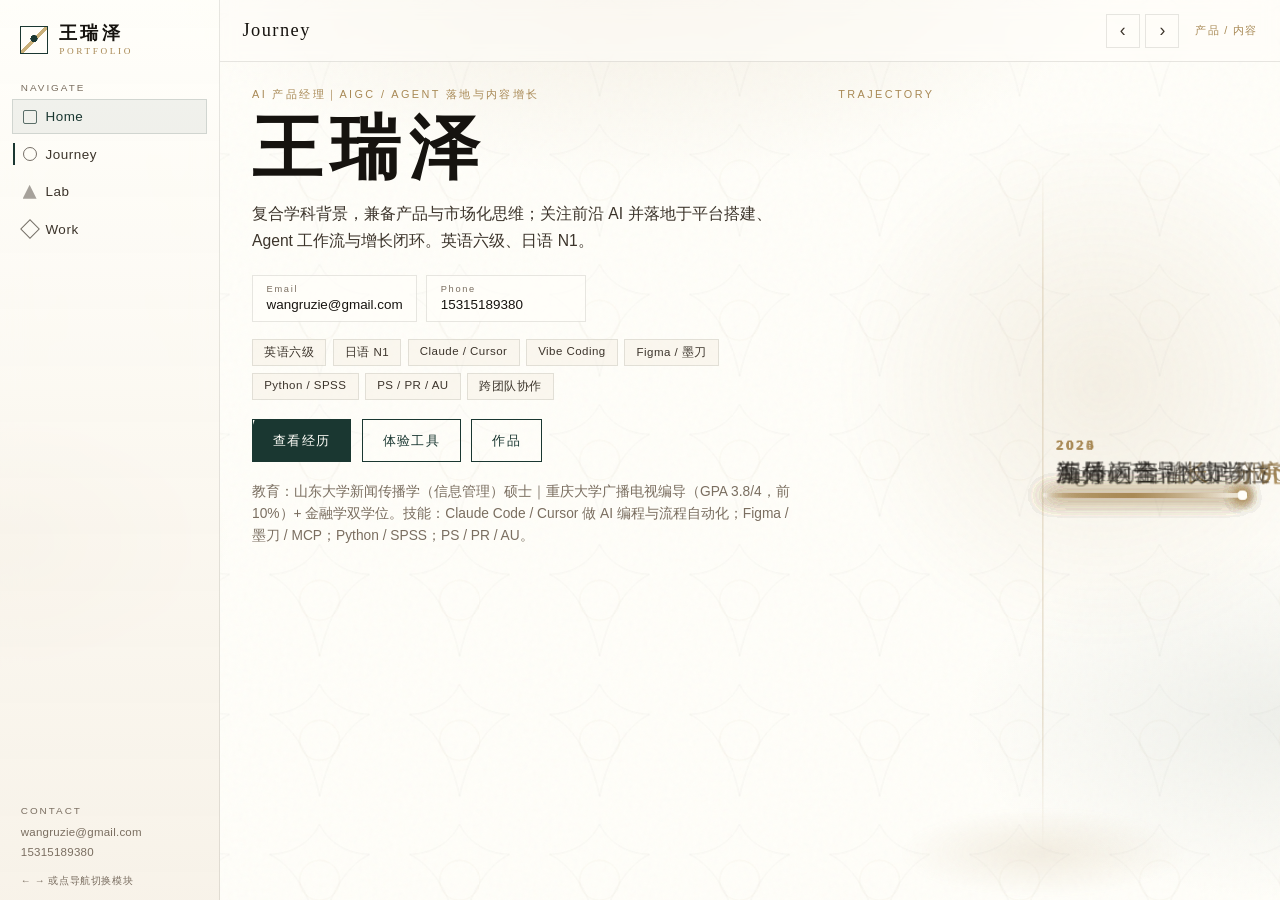
<file: about.html>
<!doctype html>
<html lang="zh-CN">
  <head>
    <meta charset="utf-8" />
    <meta http-equiv="refresh" content="0; url=index.html#journey" />
    <title>Redirecting…</title>
  </head>
  <body>
    <p><a href="index.html#journey">前往经历</a></p>
  </body>
</html>
</file>
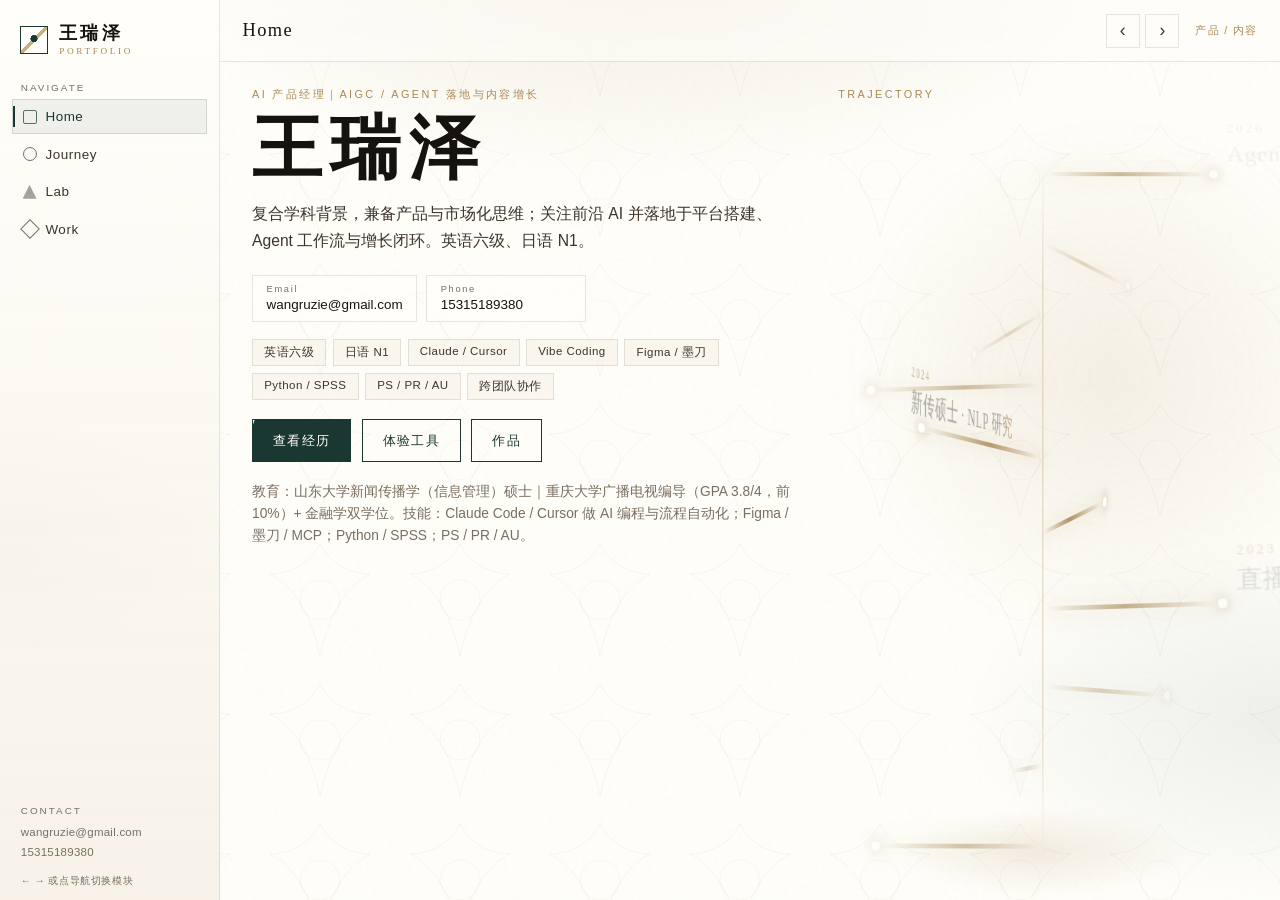
<file: case-study.html>
<!doctype html>
<html lang="zh-CN">
  <head>
    <meta charset="utf-8" />
    <meta http-equiv="refresh" content="0; url=index.html#experience" />
    <title>Redirecting…</title>
  </head>
  <body>
    <p><a href="index.html#experience">前往经历时间线</a></p>
  </body>
</html>
</file>
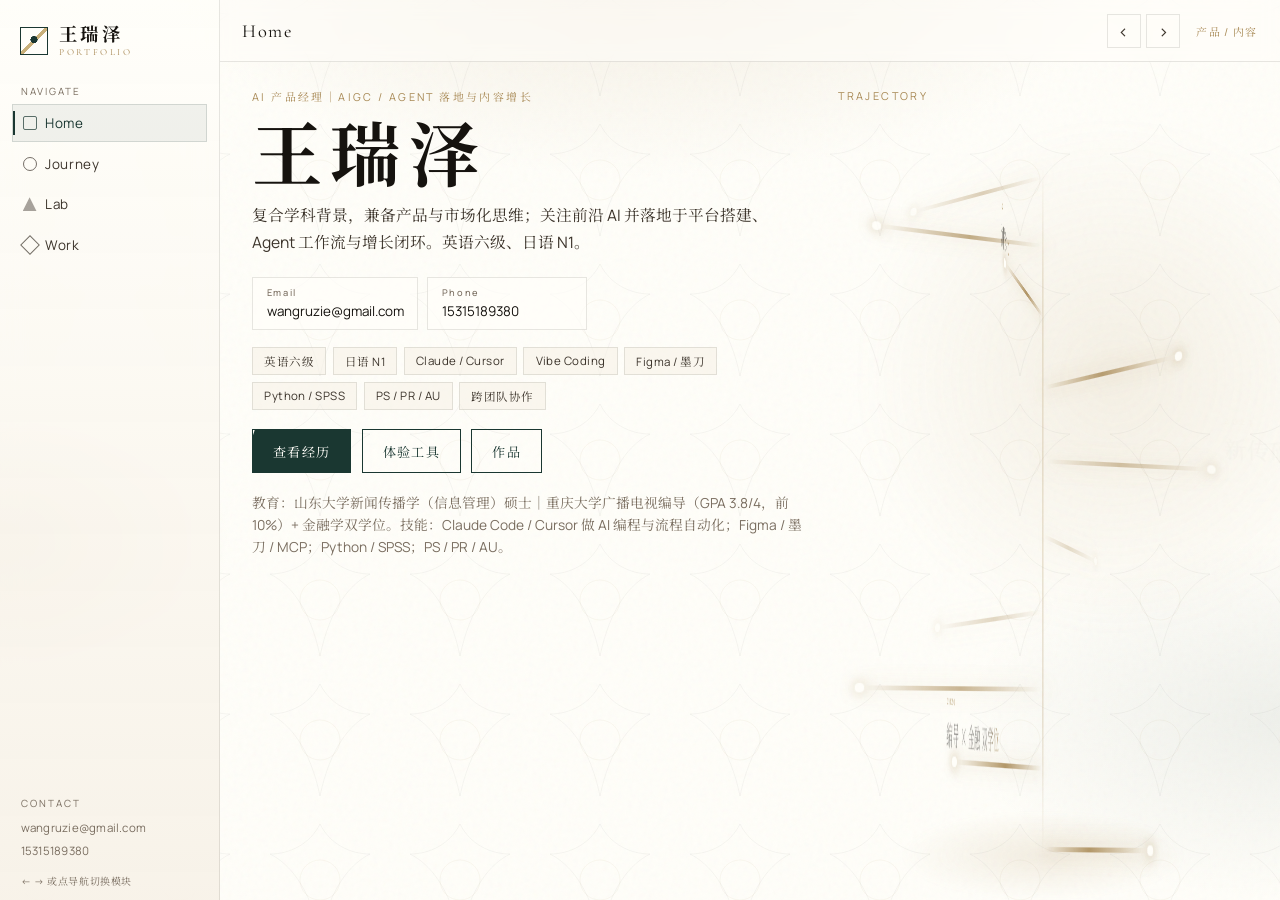
<file: detail.html>
<!DOCTYPE html>
<html lang="zh-CN">
  <head>
    <meta charset="UTF-8" />
    <meta name="viewport" content="width=device-width, initial-scale=1" />
    <title>Wang Ruize · 详情</title>
    <meta name="description" content="Wang Ruize — 经历详情 / AI 工具 / 作品说明" />
    <link rel="preconnect" href="https://fonts.googleapis.com" />
    <link rel="preconnect" href="https://fonts.gstatic.com" crossorigin />
    <link
      href="https://fonts.googleapis.com/css2?family=Instrument+Sans:wght@400;500;600&family=Instrument+Serif:ital@0;1&family=Noto+Serif+SC:wght@400;500;600&display=swap"
      rel="stylesheet"
    />
    <link rel="stylesheet" href="./css/main.css" />
  </head>
  <body>
    <div id="app"></div>
    <script src="./assets/js/site-mode.js?v=20260721-topicb"></script>
    <script src="./js/content.js?v=20260721-topicb"></script>
    <script src="./assets/js/global-sync.js?v=20260721-topicb"></script>
    <script src="./js/app.js?v=20260721-topicb"></script>
  </body>
</html>
</file>
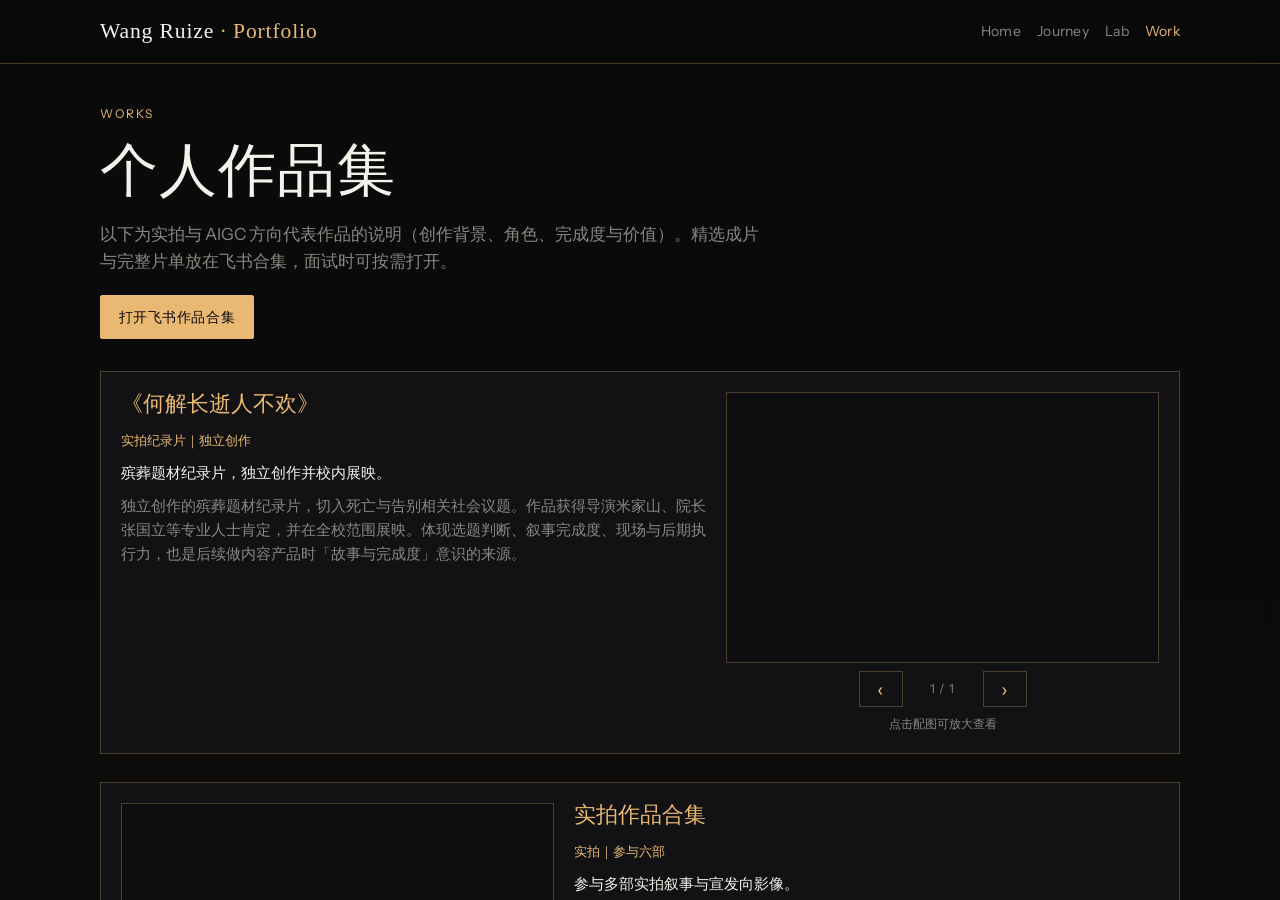
<file: works.html>
<!doctype html>
<html lang="zh-CN">
  <head>
    <meta charset="utf-8" />
    <meta http-equiv="refresh" content="0; url=detail.html#/works" />
    <title>Redirecting…</title>
  </head>
  <body>
    <p><a href="detail.html#/works">前往作品说明</a></p>
  </body>
</html>
</file>
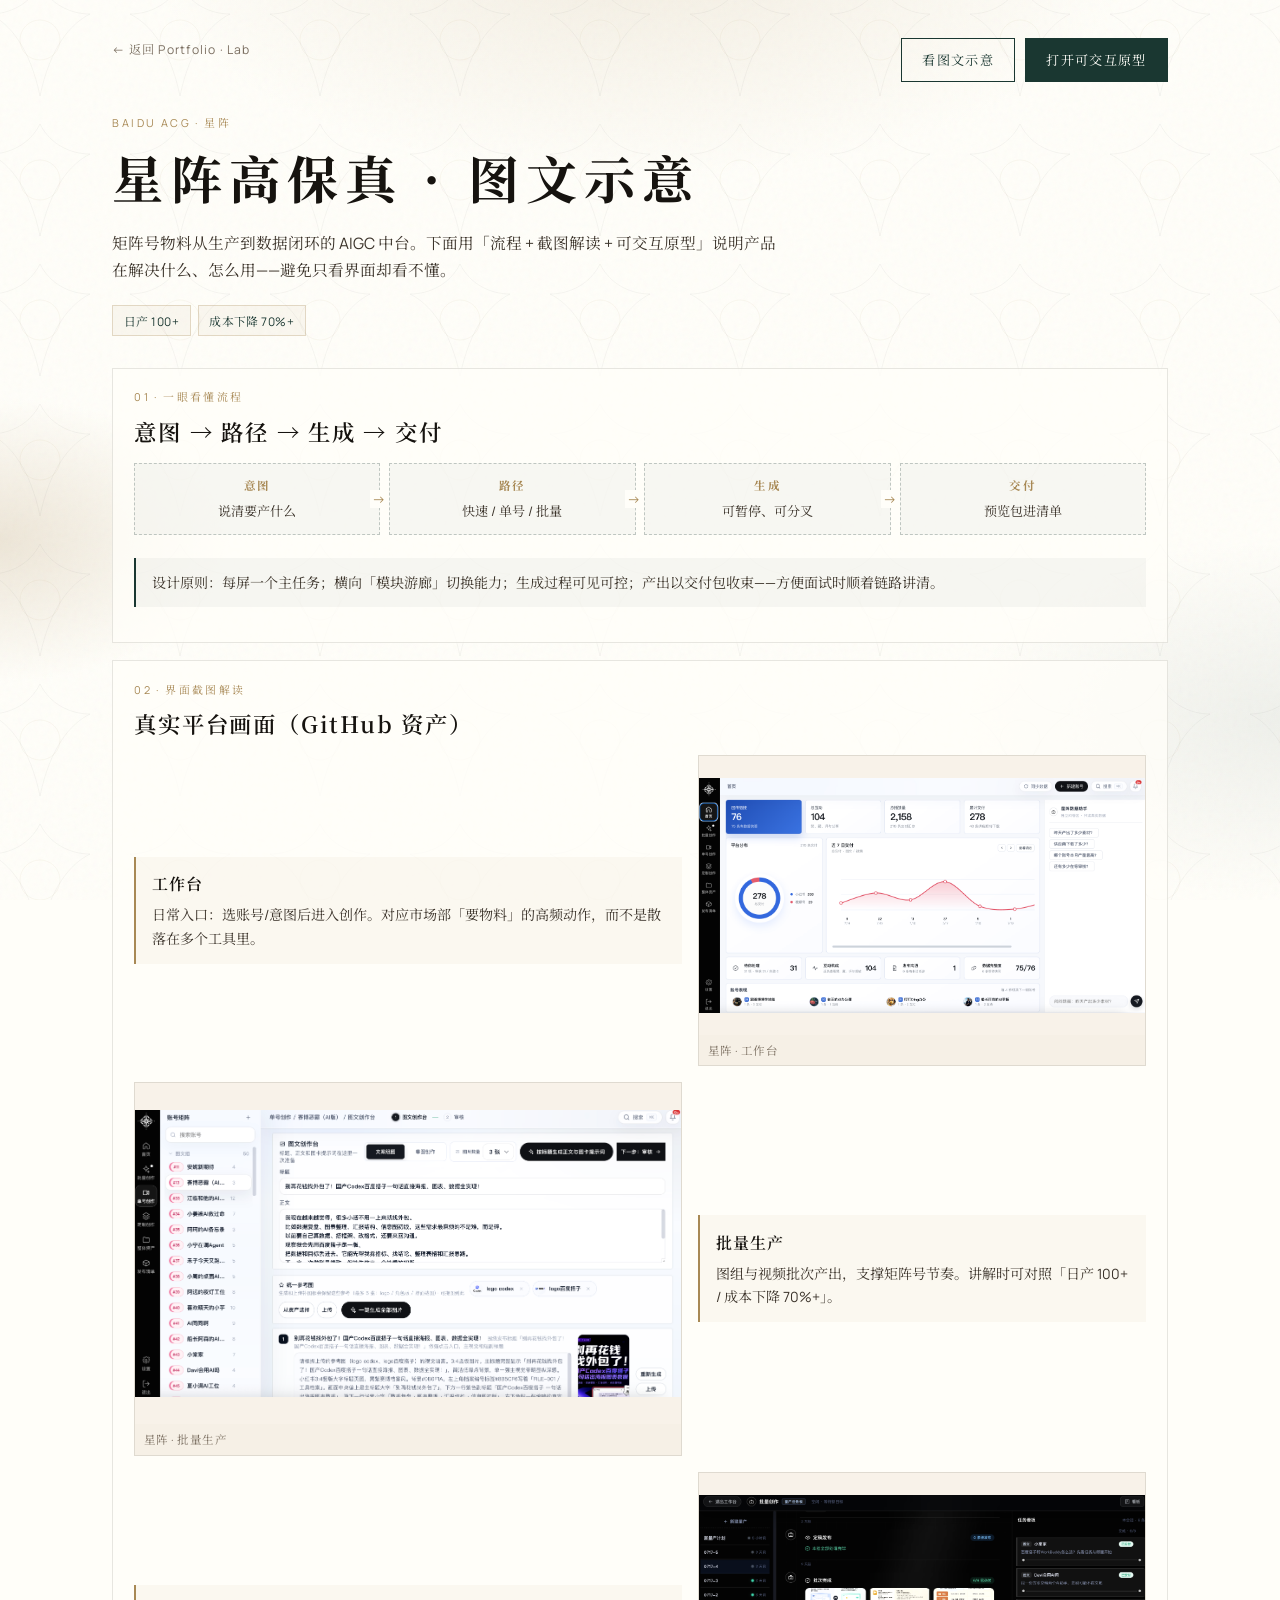
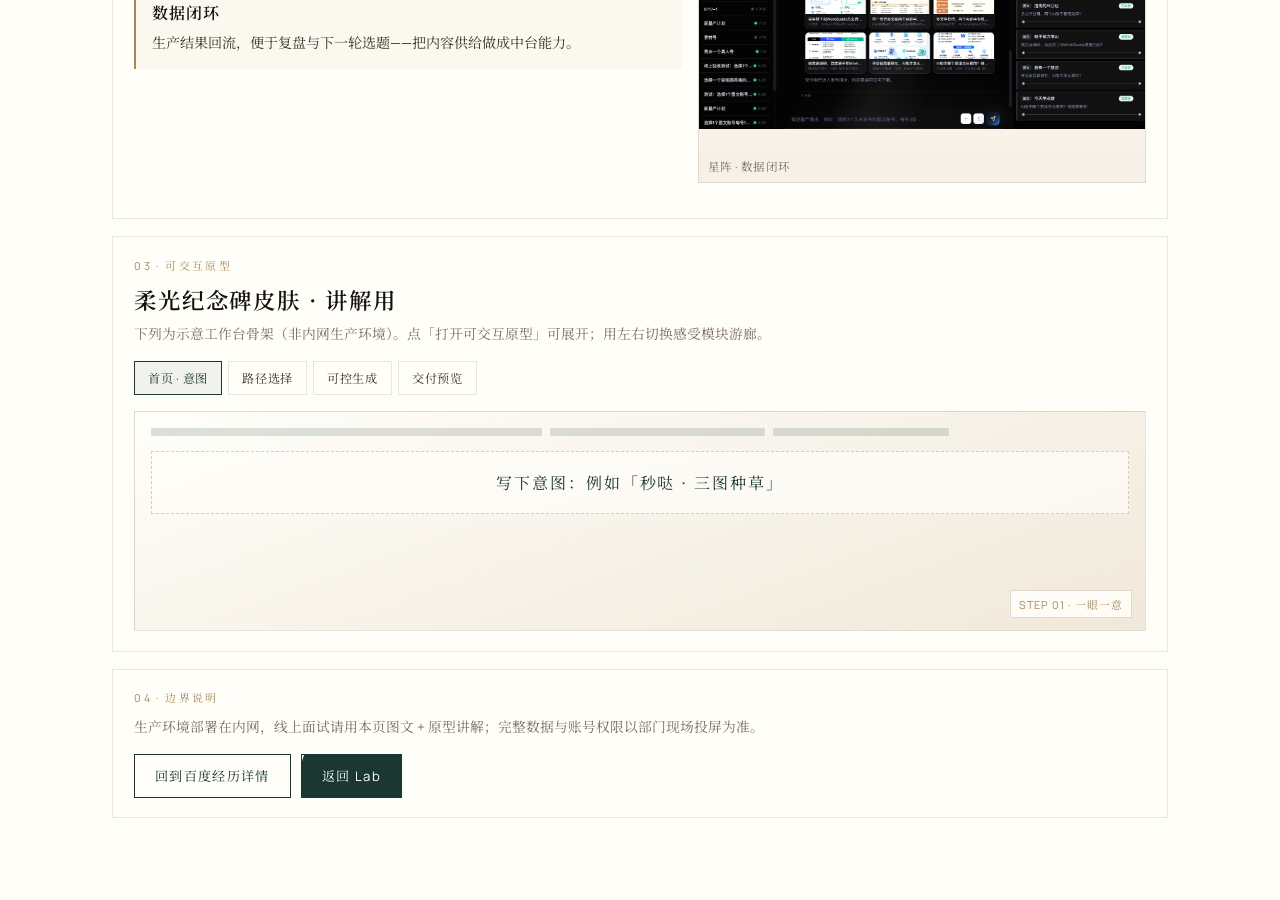
<file: xingzhen-hifi.html>
<!DOCTYPE html>
<html lang="zh-CN">
<head>
  <meta charset="UTF-8" />
  <meta name="viewport" content="width=device-width, initial-scale=1.0" />
  <title>星阵 · 高保真图文示意</title>
  <meta name="description" content="星阵 AIGC 中台 — 流程示意与可交互高保真" />
  <link rel="preconnect" href="https://fonts.googleapis.com" />
  <link rel="preconnect" href="https://fonts.gstatic.com" crossorigin />
  <link href="https://fonts.googleapis.com/css2?family=Cormorant+Garamond:wght@500;600;700&family=Manrope:wght@400;500;600&family=Noto+Serif+SC:wght@500;600;700&display=swap" rel="stylesheet" />
  <link rel="stylesheet" href="styles.css" />
  <style>
    body { overflow: auto; }
    .xz-page { position: relative; z-index: 1; max-width: 1100px; margin: 0 auto; padding: 2rem 1.4rem 4rem; }
    .xz-nav { display: flex; justify-content: space-between; align-items: center; margin-bottom: 2rem; gap: 1rem; flex-wrap: wrap; }
    .xz-hero { margin-bottom: 2rem; }
    .xz-hero h1 { font-family: var(--font-display); font-size: clamp(2rem, 5vw, 3.2rem); letter-spacing: .14em; margin: .4rem 0 1rem; }
    .xz-panel {
      border: 1px solid var(--line);
      background: rgba(255,254,249,.78);
      padding: 1.2rem 1.3rem;
      margin-bottom: 1.1rem;
    }
    .xz-mock {
      border: 1px solid var(--line);
      background: linear-gradient(160deg, #FFFEF9, #F0E8DA);
      padding: 1rem;
      min-height: 220px;
      position: relative;
      overflow: hidden;
    }
    .xz-mock__bar {
      display: flex; gap: .5rem; margin-bottom: .9rem;
    }
    .xz-mock__bar i {
      height: 8px; border-radius: 2px; background: rgba(26,55,49,.15);
    }
    .xz-mock__bar i:nth-child(1) { width: 40%; }
    .xz-mock__bar i:nth-child(2) { width: 22%; }
    .xz-mock__bar i:nth-child(3) { width: 18%; }
    .xz-mock__stage {
      border: 1px dashed rgba(168,137,85,.4);
      padding: 1.2rem;
      text-align: center;
      font-family: var(--font-display);
      letter-spacing: .12em;
      color: var(--jade);
      background: rgba(255,254,249,.7);
    }
    .xz-mock__hint {
      position: absolute; right: .8rem; bottom: .8rem;
      font-size: .68rem; letter-spacing: .1em; color: var(--gold);
      background: rgba(255,254,249,.9); padding: .3rem .5rem;
      border: 1px solid rgba(168,137,85,.3);
    }
    .xz-tabs { display: flex; gap: .4rem; flex-wrap: wrap; margin: 1rem 0; }
    .xz-tab {
      padding: .45rem .8rem; border: 1px solid var(--line);
      font-size: .76rem; letter-spacing: .06em; color: var(--ink-2);
    }
    .xz-tab.is-on { border-color: var(--jade); color: var(--jade); background: rgba(26,55,49,.06); }
    .xz-live {
      display: none; margin-top: 1rem;
      border: 1px solid var(--line);
      background: var(--ivory);
      min-height: 420px;
    }
    .xz-live.is-on { display: block; }
    .xz-live iframe { width: 100%; height: min(70vh, 640px); border: 0; }
    .xz-callout {
      border-left: 2px solid var(--jade);
      padding: .8rem 1rem;
      background: rgba(26,55,49,.04);
      font-size: .88rem; line-height: 1.65; color: var(--ink-2);
      margin: 1rem 0;
    }
  </style>
</head>
<body>
  <div class="atmosphere" aria-hidden="true">
    <div class="atmosphere__wash"></div>
    <div class="atmosphere__damask"></div>
    <div class="atmosphere__grain"></div>
  </div>

  <main class="xz-page">
    <nav class="xz-nav">
      <a class="back" href="./index.html#/lab">← 返回 Portfolio · Lab</a>
      <div class="btn-row">
        <button type="button" class="btn btn--ghost" id="scrollDemo">看图文示意</button>
        <button type="button" class="btn btn--solid" id="openLive">打开可交互原型</button>
      </div>
    </nav>

    <header class="xz-hero">
      <p class="eyebrow">Baidu ACG · 星阵</p>
      <h1>星阵高保真 · 图文示意</h1>
      <p class="lead">
        矩阵号物料从生产到数据闭环的 AIGC 中台。下面用「流程 + 截图解读 + 可交互原型」说明产品在解决什么、怎么用——避免只看界面却看不懂。
      </p>
      <div class="metrics">
        <span class="metric" data-tip="单人日产图组/视频物料">日产 100+</span>
        <span class="metric" data-tip="相对人工链路综合成本">成本下降 70%+</span>
      </div>
    </header>

    <section class="xz-panel" id="flow">
      <p class="eyebrow">01 · 一眼看懂流程</p>
      <h2 class="h2" style="font-size:1.4rem">意图 → 路径 → 生成 → 交付</h2>
      <div class="flow" style="margin-top:1rem">
        <div class="flow__step"><b>意图</b><span>说清要产什么</span></div>
        <div class="flow__step"><b>路径</b><span>快速 / 单号 / 批量</span></div>
        <div class="flow__step"><b>生成</b><span>可暂停、可分叉</span></div>
        <div class="flow__step"><b>交付</b><span>预览包进清单</span></div>
      </div>
      <div class="xz-callout">
        设计原则：每屏一个主任务；横向「模块游廊」切换能力；生成过程可见可控；产出以交付包收束——方便面试时顺着链路讲清。
      </div>
    </section>

    <section class="xz-panel" id="shots">
      <p class="eyebrow">02 · 界面截图解读</p>
      <h2 class="h2" style="font-size:1.4rem">真实平台画面（GitHub 资产）</h2>
      <div class="annotate">
        <div class="annotate__note">
          <strong>工作台</strong>
          日常入口：选账号/意图后进入创作。对应市场部「要物料」的高频动作，而不是散落在多个工具里。
        </div>
        <figure class="media">
          <img id="img0" alt="星阵工作台" loading="lazy" />
          <figcaption>星阵 · 工作台</figcaption>
        </figure>
      </div>
      <div class="annotate">
        <figure class="media">
          <img id="img1" alt="批量生产" loading="lazy" />
          <figcaption>星阵 · 批量生产</figcaption>
        </figure>
        <div class="annotate__note">
          <strong>批量生产</strong>
          图组与视频批次产出，支撑矩阵号节奏。讲解时可对照「日产 100+ / 成本下降 70%+」。
        </div>
      </div>
      <div class="annotate">
        <div class="annotate__note">
          <strong>数据闭环</strong>
          生产结果回流，便于复盘与下一轮选题——把内容供给做成中台能力。
        </div>
        <figure class="media">
          <img id="img2" alt="数据闭环" loading="lazy" />
          <figcaption>星阵 · 数据闭环</figcaption>
        </figure>
      </div>
    </section>

    <section class="xz-panel" id="prototype">
      <p class="eyebrow">03 · 可交互原型</p>
      <h2 class="h2" style="font-size:1.4rem">柔光纪念碑皮肤 · 讲解用</h2>
      <p class="muted">下列为示意工作台骨架（非内网生产环境）。点「打开可交互原型」可展开；用左右切换感受模块游廊。</p>

      <div class="xz-tabs" role="tablist">
        <button type="button" class="xz-tab is-on" data-mock="home">首页 · 意图</button>
        <button type="button" class="xz-tab" data-mock="path">路径选择</button>
        <button type="button" class="xz-tab" data-mock="gen">可控生成</button>
        <button type="button" class="xz-tab" data-mock="pack">交付预览</button>
      </div>

      <div class="xz-mock" id="mock">
        <div class="xz-mock__bar"><i></i><i></i><i></i></div>
        <div class="xz-mock__stage" id="mockStage">写下意图：例如「秒哒 · 三图种草」</div>
        <span class="xz-mock__hint" id="mockHint">STEP 01 · 一眼一意</span>
      </div>

      <div class="xz-live" id="live">
        <iframe title="星阵交互原型" src="xingzhen-live.html" loading="lazy"></iframe>
      </div>
    </section>

    <section class="xz-panel">
      <p class="eyebrow">04 · 边界说明</p>
      <p class="muted">生产环境部署在内网，线上面试请用本页图文 + 原型讲解；完整数据与账号权限以部门现场投屏为准。</p>
      <div class="btn-row" style="margin-top:1rem">
        <a class="btn btn--ghost" href="./index.html#/baidu">回到百度经历详情</a>
        <a class="btn btn--solid" href="./index.html#/lab">返回 Lab</a>
      </div>
    </section>
  </main>

  <script>
    const BASE = "https://wangruzie-maker.github.io/Portfolio/";
    const shots = [
      "assets/covers/detail/baidu-b1-0.png",
      "assets/covers/detail/baidu-b1-1.png",
      "assets/covers/detail/baidu-b1-2.png",
    ];
    shots.forEach((src, i) => {
      const el = document.getElementById("img" + i);
      if (el) el.src = BASE + src;
    });

    const copy = {
      home: ["写下意图：例如「秒哒 · 三图种草」", "STEP 01 · 一眼一意"],
      path: ["选择路径：快速成片 / 单号精修 / 批量矩阵", "STEP 02 · 路径分流"],
      gen: ["生成中：可暂停 · 可分叉一版 · 质量检查", "STEP 03 · 生成可控"],
      pack: ["交付包预览 → 确认送入发布清单", "STEP 04 · 交付收束"],
    };
    document.querySelectorAll("[data-mock]").forEach((btn) => {
      btn.addEventListener("click", () => {
        document.querySelectorAll("[data-mock]").forEach((b) => b.classList.remove("is-on"));
        btn.classList.add("is-on");
        const key = btn.getAttribute("data-mock");
        document.getElementById("mockStage").textContent = copy[key][0];
        document.getElementById("mockHint").textContent = copy[key][1];
      });
    });

    document.getElementById("scrollDemo").addEventListener("click", () => {
      document.getElementById("shots").scrollIntoView({ behavior: "smooth" });
    });
    document.getElementById("openLive").addEventListener("click", () => {
      const live = document.getElementById("live");
      live.classList.add("is-on");
      live.scrollIntoView({ behavior: "smooth" });
    });
  </script>
</body>
</html>
</file>
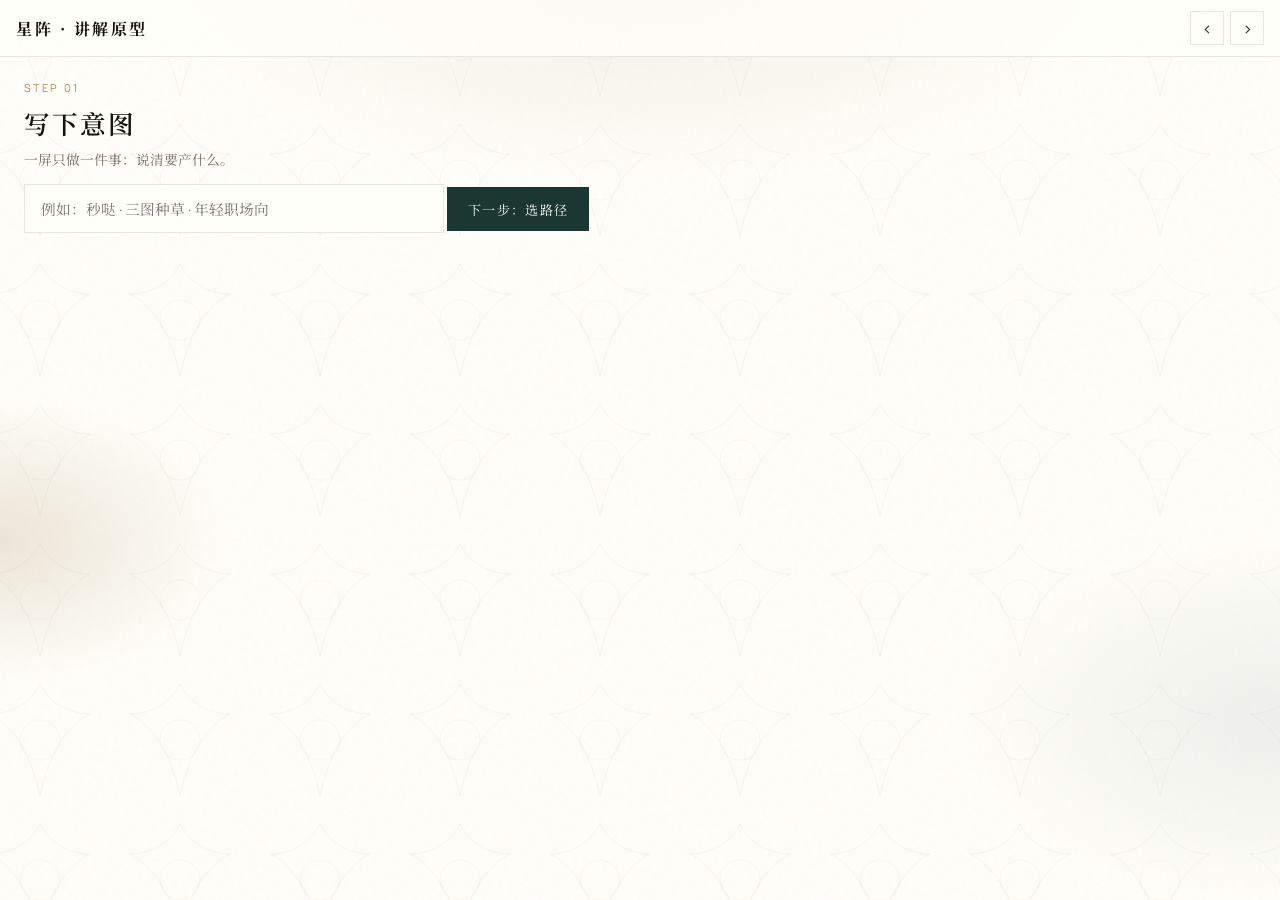
<file: xingzhen-live.html>
<!DOCTYPE html>
<html lang="zh-CN">
<head>
  <meta charset="UTF-8" />
  <meta name="viewport" content="width=device-width, initial-scale=1.0" />
  <title>星阵 · 交互原型</title>
  <link href="https://fonts.googleapis.com/css2?family=Cormorant+Garamond:wght@500;600&family=Manrope:wght@400;500;600&family=Noto+Serif+SC:wght@500;600&display=swap" rel="stylesheet" />
  <link rel="stylesheet" href="styles.css" />
  <style>
    body { overflow: hidden; }
    .live-app { position: relative; z-index: 1; height: 100vh; display: flex; flex-direction: column; }
    .live-top {
      display: flex; align-items: center; justify-content: space-between;
      padding: .7rem 1rem; border-bottom: 1px solid var(--line);
      background: rgba(255,254,249,.8);
    }
    .live-top b { font-family: var(--font-display); letter-spacing: .16em; }
    .live-strip {
      flex: 1; display: flex; overflow-x: auto; scroll-snap-type: x mandatory;
      scroll-behavior: smooth;
    }
    .live-pane {
      flex: 0 0 100%; scroll-snap-align: start;
      padding: 1.4rem 1.5rem; overflow-y: auto;
    }
    .live-input {
      width: 100%; max-width: 420px;
      border: 1px solid var(--line);
      background: rgba(255,254,249,.85);
      padding: .85rem 1rem; margin: .8rem 0 1rem;
      font-size: .92rem;
    }
    .live-input:focus { outline: 1px solid var(--jade); }
    .path-grid { display: grid; grid-template-columns: repeat(3, 1fr); gap: .6rem; max-width: 560px; }
    .path-card {
      border: 1px solid var(--line); padding: .9rem; text-align: left;
      background: rgba(255,254,249,.7);
      transition: border-color .25s, transform .3s var(--ease);
    }
    .path-card:hover, .path-card.is-on {
      border-color: var(--jade); transform: translateY(-2px);
    }
    .path-card b { display: block; font-family: var(--font-display); margin-bottom: .3rem; }
    .gen-list { max-width: 420px; }
    .gen-list li {
      display: flex; justify-content: space-between;
      padding: .65rem 0; border-bottom: 1px solid var(--line);
      font-size: .88rem; color: var(--ink-2);
    }
    .gen-list li.is-on { color: var(--jade); }
    .gen-list li.is-done { color: var(--ink-3); }
    .pack-box {
      max-width: 480px; border: 1px solid var(--line);
      padding: 1rem; background: rgba(246,240,230,.5);
    }
    @media (max-width: 700px) { .path-grid { grid-template-columns: 1fr; } }
  </style>
</head>
<body>
  <div class="atmosphere" aria-hidden="true">
    <div class="atmosphere__wash"></div>
    <div class="atmosphere__damask"></div>
    <div class="atmosphere__grain"></div>
  </div>

  <div class="live-app">
    <header class="live-top">
      <b>星阵 · 讲解原型</b>
      <div class="top__nav">
        <button type="button" class="icon-btn" id="prev" aria-label="上一步">‹</button>
        <button type="button" class="icon-btn" id="next" aria-label="下一步">›</button>
      </div>
    </header>
    <div class="live-strip" id="strip">
      <section class="live-pane" data-i="0">
        <p class="eyebrow">Step 01</p>
        <h2 class="h2" style="font-size:1.6rem">写下意图</h2>
        <p class="muted">一屏只做一件事：说清要产什么。</p>
        <input class="live-input" id="intent" placeholder="例如：秒哒 · 三图种草 · 年轻职场向" />
        <button type="button" class="btn btn--solid" id="toPath">下一步：选路径</button>
      </section>
      <section class="live-pane" data-i="1">
        <p class="eyebrow">Step 02</p>
        <h2 class="h2" style="font-size:1.6rem">选择路径</h2>
        <p class="muted" id="intentEcho"></p>
        <div class="path-grid" id="paths">
          <button type="button" class="path-card" data-path="fast"><b>快速</b><span class="muted">少步骤出草稿</span></button>
          <button type="button" class="path-card" data-path="studio"><b>单号</b><span class="muted">精修单账号</span></button>
          <button type="button" class="path-card" data-path="batch"><b>批量</b><span class="muted">矩阵批次</span></button>
        </div>
        <div class="btn-row" style="margin-top:1rem">
          <button type="button" class="btn btn--ghost" data-jump="0">返回</button>
          <button type="button" class="btn btn--solid" id="toGen">开始生成</button>
        </div>
      </section>
      <section class="live-pane" data-i="2">
        <p class="eyebrow">Step 03</p>
        <h2 class="h2" style="font-size:1.6rem">可控生成</h2>
        <p class="muted">可暂停、可分叉——生成不是黑盒。</p>
        <ol class="gen-list" id="phases">
          <li data-p="0"><span>理解意图</span><em>—</em></li>
          <li data-p="1"><span>匹配资产</span><em>—</em></li>
          <li data-p="2"><span>生成草稿</span><em>—</em></li>
          <li data-p="3"><span>质量检查</span><em>—</em></li>
          <li data-p="4"><span>组装交付包</span><em>—</em></li>
        </ol>
        <div class="btn-row">
          <button type="button" class="btn btn--ghost" id="pause">暂停</button>
          <button type="button" class="btn btn--ghost" id="fork">分叉一版</button>
          <button type="button" class="btn btn--solid" id="toPack">预览交付包</button>
        </div>
      </section>
      <section class="live-pane" data-i="3">
        <p class="eyebrow">Step 04</p>
        <h2 class="h2" style="font-size:1.6rem">交付收束</h2>
        <div class="pack-box">
          <p class="eyebrow">Delivery pack</p>
          <h3 class="h3" id="packTitle">—</h3>
          <p class="muted" id="packMeta">—</p>
          <div class="metrics" style="margin-top:.7rem">
            <span class="metric">图组 ×3</span>
            <span class="metric">文案就绪</span>
            <span class="metric">待发布</span>
          </div>
        </div>
        <div class="btn-row" style="margin-top:1rem">
          <button type="button" class="btn btn--ghost" data-jump="2">返回修改</button>
          <button type="button" class="btn btn--solid" id="done">确认并送入清单</button>
        </div>
      </section>
    </div>
  </div>

  <div class="toast" id="toast" hidden></div>
  <script>
    const strip = document.getElementById("strip");
    const panes = [...document.querySelectorAll(".live-pane")];
    let i = 0, path = "batch", phase = 0, timer = null, paused = false;

    function toast(m) {
      const el = document.getElementById("toast");
      el.hidden = false; el.textContent = m;
      clearTimeout(toast._t);
      toast._t = setTimeout(() => { el.hidden = true; }, 1800);
    }
    function go(n) {
      i = Math.max(0, Math.min(panes.length - 1, n));
      panes[i].scrollIntoView({ behavior: "smooth", inline: "start" });
      if (i === 2) startGen();
      if (i === 1) {
        document.getElementById("intentEcho").textContent =
          "意图：" + (document.getElementById("intent").value || "（未填写，可用示例）");
      }
      if (i === 3) {
        const intent = document.getElementById("intent").value || "秒哒 · 三图种草";
        document.getElementById("packTitle").textContent = intent;
        document.getElementById("packMeta").textContent = "路径：" + ({ fast: "快速", studio: "单号", batch: "批量" }[path] || path);
      }
    }
    function startGen() {
      clearInterval(timer);
      phase = 0; paused = false;
      const lis = [...document.querySelectorAll("#phases li")];
      lis.forEach((li) => { li.className = ""; li.querySelector("em").textContent = "—"; });
      timer = setInterval(() => {
        if (paused) return;
        lis.forEach((li, idx) => {
          li.classList.toggle("is-done", idx < phase);
          li.classList.toggle("is-on", idx === phase);
          li.querySelector("em").textContent = idx < phase ? "完成" : idx === phase ? "进行中" : "—";
        });
        phase += 1;
        if (phase > lis.length) clearInterval(timer);
      }, 700);
    }

    document.getElementById("prev").onclick = () => go(i - 1);
    document.getElementById("next").onclick = () => go(i + 1);
    document.getElementById("toPath").onclick = () => go(1);
    document.getElementById("toGen").onclick = () => go(2);
    document.getElementById("toPack").onclick = () => go(3);
    document.getElementById("pause").onclick = () => { paused = !paused; toast(paused ? "已暂停" : "继续生成"); };
    document.getElementById("fork").onclick = () => toast("已分叉一版草稿");
    document.getElementById("done").onclick = () => toast("已送入发布清单（示意）");
    document.querySelectorAll("[data-jump]").forEach((b) => b.onclick = () => go(+b.dataset.jump));
    document.querySelectorAll("[data-path]").forEach((b) => {
      b.onclick = () => {
        document.querySelectorAll("[data-path]").forEach((x) => x.classList.remove("is-on"));
        b.classList.add("is-on");
        path = b.dataset.path;
      };
    });
    document.querySelector('[data-path="batch"]').classList.add("is-on");
  </script>
</body>
</html>
</file>
<file: styles.css>
/* Wang Ruize · Ivory Monument Portfolio
 * 视觉：象牙白 + 典雅底纹 + 墨绿行动色
 * 交互组件：吸收 UIverse Galaxy 的动效语法，重染色以保持整体性
 */

:root {
  --ivory: #FFFEF9;
  --ivory-2: #F6F0E6;
  --ivory-3: #EBE3D4;
  --ink: #16130F;
  --ink-2: #3C342B;
  --ink-3: #7A6E60;
  --jade: #1A3731;
  --jade-2: #122722;
  --gold: #A88955;
  --gold-soft: #C9B07A;
  --line: rgba(22, 19, 15, 0.1);
  --line-2: rgba(22, 19, 15, 0.2);
  --ok: #2D6A4F;
  --font-display: "Noto Serif SC", "Cormorant Garamond", serif;
  --font-latin: "Cormorant Garamond", "Noto Serif SC", serif;
  --font-ui: "Manrope", "Noto Serif SC", sans-serif;
  --rail: 220px;
  --ease: cubic-bezier(0.22, 1, 0.36, 1);
  --ease-out: cubic-bezier(0.16, 1, 0.3, 1);
  --shadow-soft: 0 18px 50px rgba(22, 19, 15, 0.08);
}

*, *::before, *::after { box-sizing: border-box; margin: 0; padding: 0; }
html, body { height: 100%; }
body {
  font-family: var(--font-ui);
  color: var(--ink);
  background: var(--ivory);
  overflow: hidden;
  -webkit-font-smoothing: antialiased;
}
button, input, textarea { font: inherit; color: inherit; border: none; background: none; }
button { cursor: pointer; }
a { color: inherit; text-decoration: none; }
ul, ol { list-style: none; }
img { max-width: 100%; display: block; }

.skip {
  position: absolute; left: -999px; top: 0;
  background: var(--jade); color: var(--ivory); padding: .5rem 1rem; z-index: 100;
}
.skip:focus { left: 0; }

/* —— Atmosphere —— */
.atmosphere { position: fixed; inset: 0; z-index: 0; pointer-events: none; overflow: hidden; }
.atmosphere__wash {
  position: absolute; inset: 0;
  background:
    radial-gradient(ellipse 70% 45% at 50% -5%, rgba(168,137,85,.14), transparent 55%),
    radial-gradient(ellipse 50% 40% at 100% 80%, rgba(26,55,49,.07), transparent 50%),
    radial-gradient(ellipse 40% 35% at 0% 60%, rgba(235,227,212,.9), transparent 45%),
    var(--ivory);
}
.atmosphere__damask {
  position: absolute; inset: -30px;
  opacity: .9;
  background-image: url("data:image/svg+xml,%3Csvg xmlns='http://www.w3.org/2000/svg' width='140' height='140' viewBox='0 0 140 140'%3E%3Cpath d='M70 14C80 34 100 44 120 44C100 54 80 78 70 126C60 78 40 54 20 44C40 44 60 34 70 14Z' fill='none' stroke='%2316130F' stroke-opacity='.045' stroke-width='1'/%3E%3Ccircle cx='70' cy='70' r='20' fill='none' stroke='%23A88955' stroke-opacity='.07'/%3E%3C/svg%3E");
  background-size: 140px 140px;
  transition: transform .9s var(--ease);
}
.atmosphere__grain {
  position: absolute; inset: 0; opacity: .035;
  background-image: url("data:image/svg+xml,%3Csvg viewBox='0 0 200 200' xmlns='http://www.w3.org/2000/svg'%3E%3Cfilter id='n'%3E%3CfeTurbulence type='fractalNoise' baseFrequency='.9' numOctaves='3' stitchTiles='stitch'/%3E%3C/filter%3E%3Crect width='100%25' height='100%25' filter='url(%23n)'/%3E%3C/svg%3E");
  mix-blend-mode: multiply;
}
.atmosphere__orb {
  position: absolute; width: 42vw; height: 42vw; right: -8vw; top: 12vh;
  border-radius: 50%;
  background: radial-gradient(circle, rgba(168,137,85,.12), transparent 68%);
  filter: blur(8px);
  animation: orb-drift 14s var(--ease) infinite alternate;
}
@keyframes orb-drift {
  from { transform: translate(0, 0) scale(1); }
  to { transform: translate(-4vw, 3vh) scale(1.08); }
}

.app {
  position: relative; z-index: 1;
  display: grid;
  grid-template-columns: var(--rail) 1fr;
  height: 100vh; height: 100dvh;
}

/* —— Rail —— */
.rail {
  display: flex; flex-direction: column;
  border-right: 1px solid var(--line);
  background: linear-gradient(180deg, rgba(255,254,249,.9), rgba(246,240,230,.84));
  backdrop-filter: blur(12px);
  padding: 1.1rem 0.75rem 0.75rem;
  min-height: 0;
}
.brand {
  display: flex; align-items: center; gap: 0.7rem;
  padding: 0.35rem 0.5rem 1.1rem;
  text-align: left; width: 100%;
}
.brand__mark {
  width: 28px; height: 28px; flex-shrink: 0;
  border: 1px solid var(--jade);
  background:
    radial-gradient(circle at 50% 45%, var(--jade) 0 18%, transparent 19%),
    linear-gradient(135deg, transparent 46%, var(--gold-soft) 46% 54%, transparent 54%);
}
.brand__text b {
  display: block;
  font-family: var(--font-display);
  font-size: 1.15rem; font-weight: 700;
  letter-spacing: 0.18em; line-height: 1.1;
}
.brand__text em {
  display: block;
  font-family: var(--font-latin);
  font-style: normal; font-size: 0.58rem;
  letter-spacing: 0.28em; color: var(--gold); margin-top: 0.15rem;
}
.rail__label {
  font-size: 0.62rem; letter-spacing: 0.2em;
  color: var(--ink-3); padding: 0.55rem 0.55rem 0.35rem;
  text-transform: uppercase;
}
.rail__nav { display: flex; flex-direction: column; gap: 2px; }
.rail__item {
  display: flex; align-items: center; gap: 0.55rem;
  width: 100%; padding: 0.58rem 0.6rem;
  font-size: 0.84rem; letter-spacing: 0.04em;
  color: var(--ink-2); border: 1px solid transparent;
  text-align: left; position: relative;
  transition: background .25s, color .25s, border-color .25s, transform .3s var(--ease);
}
.rail__item:hover { background: rgba(22,19,15,.035); color: var(--ink); }
.rail__item.is-active {
  color: var(--jade);
  background: rgba(26,55,49,.06);
  border-color: rgba(26,55,49,.14);
}
.rail__item.is-active::before {
  content: "";
  position: absolute; left: 0; top: 18%; bottom: 18%; width: 2px;
  background: var(--jade);
}
.rail__tail { margin-top: auto; padding-top: 1rem; }
.rail__contact {
  display: block; padding: 0.25rem 0.55rem;
  font-size: 0.72rem; color: var(--ink-3);
  letter-spacing: 0.02em;
  transition: color .2s;
}
.rail__contact:hover { color: var(--jade); }
.rail__hint {
  margin-top: 0.75rem; padding: 0 0.55rem;
  font-size: 0.62rem; color: var(--ink-3); letter-spacing: 0.06em;
}

.ico {
  width: 14px; height: 14px; flex-shrink: 0;
  border: 1px solid currentColor; opacity: .7;
  display: inline-block;
}
.ico[data-i="home"] { border-radius: 2px; }
.ico[data-i="journey"] { border-radius: 50%; }
.ico[data-i="lab"] { clip-path: polygon(50% 0, 100% 100%, 0 100%); border: none; background: currentColor; opacity: .45; }
.ico[data-i="work"] { transform: rotate(45deg); }

/* —— Main / Top —— */
.main { display: flex; flex-direction: column; min-width: 0; min-height: 0; }
.top {
  display: flex; align-items: center; gap: 1rem;
  padding: 0.85rem 1.4rem;
  border-bottom: 1px solid var(--line);
  background: rgba(255,254,249,.55);
  backdrop-filter: blur(8px);
}
.top__left { display: flex; align-items: baseline; gap: 1rem; min-width: 0; flex: 1; }
.top__title {
  font-family: var(--font-latin);
  font-size: 1.15rem; letter-spacing: 0.08em;
}
.trail { display: flex; align-items: center; gap: .35rem; flex-wrap: wrap; }
.trail__step {
  font-size: 0.68rem; letter-spacing: 0.08em; color: var(--ink-3);
}
.trail__step.is-on { color: var(--jade); }
.trail__sep {
  width: 12px; height: 1px; background: var(--line-2); display: inline-block;
}
.top__nav { display: flex; gap: 0.35rem; }
.icon-btn {
  width: 34px; height: 34px;
  border: 1px solid var(--line);
  display: grid; place-items: center;
  font-size: 1.1rem; color: var(--ink-2);
  transition: background .2s, border-color .2s, transform .25s var(--ease);
}
.icon-btn:hover { background: rgba(22,19,15,.04); border-color: var(--line-2); }
.top__right { display: flex; align-items: center; gap: 0.6rem; }
.top__status {
  font-size: 0.68rem; letter-spacing: 0.12em;
  color: var(--gold); text-transform: uppercase;
}
.ghost-btn {
  padding: 0.4rem 0.75rem;
  border: 1px solid var(--line);
  font-size: 0.72rem; letter-spacing: 0.08em;
  transition: background .2s, border-color .2s;
}
.ghost-btn:hover, .ghost-btn.is-on {
  background: rgba(26,55,49,.08);
  border-color: rgba(26,55,49,.25);
  color: var(--jade);
}

/* —— Corridor —— */
.strip {
  display: flex; flex: 1; min-height: 0;
  overflow-x: auto; overflow-y: hidden;
  scroll-snap-type: x mandatory;
  scroll-behavior: smooth;
  outline: none;
}
.strip::-webkit-scrollbar { height: 0; }
.pane {
  flex: 0 0 100%;
  width: 100%;
  height: 100%;
  overflow-y: auto; overflow-x: hidden;
  scroll-snap-align: start;
  padding: 1.6rem 2rem 2.4rem;
}

/* —— Route loader (UIverse-inspired ink dots) —— */
.route-loader {
  position: absolute; top: 58px; left: 50%; transform: translateX(-50%);
  display: flex; gap: 6px; z-index: 5; pointer-events: none;
}
.route-loader[hidden] { display: none !important; }
.route-loader span {
  width: 6px; height: 6px; border-radius: 50%;
  background: var(--jade);
  animation: dot-bounce 0.7s ease infinite;
}
.route-loader span:nth-child(2) { animation-delay: .12s; background: var(--gold); }
.route-loader span:nth-child(3) { animation-delay: .24s; }
@keyframes dot-bounce {
  0%, 80%, 100% { transform: translateY(0); opacity: .35; }
  40% { transform: translateY(-6px); opacity: 1; }
}

/* —— Shared content —— */
.eyebrow {
  font-size: 0.68rem; letter-spacing: 0.22em;
  color: var(--gold); text-transform: uppercase;
  margin-bottom: 0.65rem;
}
.h1 {
  font-family: var(--font-display);
  font-size: clamp(2.6rem, 6vw, 4.4rem);
  font-weight: 700; letter-spacing: 0.12em;
  line-height: 1.05; margin-bottom: 0.85rem;
}
.h2 {
  font-family: var(--font-display);
  font-size: clamp(1.5rem, 3vw, 2.1rem);
  font-weight: 600; letter-spacing: 0.08em;
  margin-bottom: 0.5rem;
}
.h3 {
  font-family: var(--font-display);
  font-size: 1.15rem; font-weight: 600;
  letter-spacing: 0.04em; margin-bottom: 0.35rem;
}
.lead {
  max-width: 42rem;
  font-size: 0.98rem; line-height: 1.75;
  color: var(--ink-2); margin-bottom: 1.25rem;
}
.muted { color: var(--ink-3); font-size: 0.86rem; line-height: 1.6; }

/* —— UIverse remix: magic wipe CTA —— */
.btn {
  position: relative; display: inline-flex; align-items: center; justify-content: center;
  gap: 0.4rem; padding: 0.72rem 1.25rem;
  font-size: 0.82rem; letter-spacing: 0.1em;
  overflow: hidden; z-index: 0;
  border: 1px solid var(--jade);
  transition: color .45s var(--ease);
}
.btn--solid {
  background: var(--jade); color: var(--ivory);
}
.btn--solid:hover { color: var(--jade); }
.btn--solid::before {
  content: ""; position: absolute; inset: 0; z-index: -1;
  background: var(--ivory);
  transform: translateX(-105%) skewX(-18deg);
  transition: transform .45s var(--ease);
}
.btn--solid:hover::before { transform: translateX(0) skewX(0); }

.btn--ghost {
  background: transparent; color: var(--jade);
}
.btn--ghost:hover { color: var(--ivory); }
.btn--ghost::before {
  content: ""; position: absolute; inset: 0; z-index: -1;
  background: var(--jade);
  transform: translateY(105%);
  transition: transform .4s var(--ease);
}
.btn--ghost:hover::before { transform: translateY(0); }

.btn-row { display: flex; flex-wrap: wrap; gap: 0.65rem; margin-top: 0.35rem; }

/* —— Contact chips —— */
.chips { display: flex; flex-wrap: wrap; gap: 0.55rem; margin: 1rem 0 1.1rem; }
.chip {
  display: inline-flex; flex-direction: column; gap: 0.15rem;
  padding: 0.55rem 0.85rem;
  border: 1px solid var(--line);
  background: rgba(255,254,249,.7);
  min-width: 10rem;
  transition: border-color .25s, transform .3s var(--ease), box-shadow .3s;
}
.chip:hover {
  border-color: rgba(168,137,85,.45);
  transform: translateY(-2px);
  box-shadow: var(--shadow-soft);
}
.chip b {
  font-size: 0.58rem; letter-spacing: 0.18em;
  color: var(--ink-3); font-weight: 500;
}
.chip span { font-size: 0.84rem; color: var(--ink); }

/* —— Tags with soft shimmer —— */
.tags { display: flex; flex-wrap: wrap; gap: 0.4rem; margin: 0.2rem 0 1.2rem; }
.tag {
  position: relative; overflow: hidden;
  padding: 0.32rem 0.7rem;
  font-size: 0.72rem; letter-spacing: 0.04em;
  border: 1px solid var(--line);
  color: var(--ink-2);
  background: rgba(246,240,230,.55);
}
.tag::after {
  content: ""; position: absolute; inset: 0;
  background: linear-gradient(105deg, transparent 40%, rgba(255,254,249,.55) 50%, transparent 60%);
  transform: translateX(-120%);
}
.tag:hover::after { animation: shimmer .9s var(--ease); }
@keyframes shimmer {
  to { transform: translateX(120%); }
}

/* —— Home layout —— */
.home {
  display: grid;
  grid-template-columns: minmax(0, 1.15fr) minmax(240px, 0.85fr);
  gap: 2rem;
  align-items: start;
  min-height: calc(100% - 1rem);
}
.timeline {
  position: relative;
  padding: 1rem 0 1rem 1.2rem;
  border-left: 1px solid rgba(168,137,85,.35);
  margin-top: 0.5rem;
}
.timeline__item {
  position: relative;
  padding: 0 0 1.35rem 0.9rem;
  opacity: 0;
  transform: translateX(12px);
  animation: rise-in .7s var(--ease) forwards;
}
.timeline__item:nth-child(1) { animation-delay: .05s; }
.timeline__item:nth-child(2) { animation-delay: .15s; }
.timeline__item:nth-child(3) { animation-delay: .25s; }
.timeline__item:nth-child(4) { animation-delay: .35s; }
.timeline__item:nth-child(5) { animation-delay: .45s; }
.timeline__item::before {
  content: "";
  position: absolute; left: -1.28rem; top: 0.35rem;
  width: 7px; height: 7px; border-radius: 50%;
  background: var(--ivory);
  border: 1.5px solid var(--gold);
  box-shadow: 0 0 0 4px rgba(168,137,85,.12);
}
.timeline__year {
  font-family: var(--font-latin);
  font-size: 0.78rem; letter-spacing: 0.12em;
  color: var(--gold); margin-bottom: 0.15rem;
}
.timeline__text { font-size: 0.9rem; color: var(--ink-2); line-height: 1.45; }
@keyframes rise-in {
  to { opacity: 1; transform: none; }
}

/* —— Section blocks —— */
.section-head { margin-bottom: 1.25rem; }
.grid-2 {
  display: grid;
  grid-template-columns: repeat(2, minmax(0, 1fr));
  gap: 0.9rem;
}
.grid-3 {
  display: grid;
  grid-template-columns: repeat(3, minmax(0, 1fr));
  gap: 0.9rem;
}

/* —— UIverse remix: soft lift cards —— */
.card {
  position: relative;
  border: 1px solid var(--line);
  background: rgba(255,254,249,.72);
  padding: 1rem 1.05rem 1.1rem;
  transition: transform .35s var(--ease), box-shadow .35s, border-color .35s;
  cursor: pointer;
  text-align: left; width: 100%;
}
.card:hover {
  transform: translateY(-4px);
  box-shadow: var(--shadow-soft);
  border-color: rgba(26,55,49,.22);
}
.card:focus-visible {
  outline: 2px solid var(--jade);
  outline-offset: 2px;
}
.card__meta {
  display: flex; justify-content: space-between; gap: 0.5rem;
  font-size: 0.68rem; letter-spacing: 0.1em;
  color: var(--ink-3); margin-bottom: 0.45rem; text-transform: uppercase;
}
.card__meta .kind {
  color: var(--jade);
}
.card p {
  font-size: 0.86rem; line-height: 1.6; color: var(--ink-2);
  display: -webkit-box; -webkit-line-clamp: 3; -webkit-box-orient: vertical; overflow: hidden;
}
.card__arrow {
  margin-top: 0.7rem;
  font-size: 0.72rem; letter-spacing: 0.12em; color: var(--gold);
}

/* —— Metrics —— */
.metrics { display: flex; flex-wrap: wrap; gap: 0.45rem; margin: 0.55rem 0; }
.metric {
  position: relative;
  padding: 0.35rem 0.65rem;
  border: 1px solid rgba(168,137,85,.28);
  background: rgba(168,137,85,.06);
  font-size: 0.74rem; letter-spacing: 0.04em; color: var(--jade);
}
.metric[data-tip]:hover::after {
  content: attr(data-tip);
  position: absolute; left: 50%; bottom: calc(100% + 8px);
  transform: translateX(-50%);
  white-space: nowrap;
  padding: 0.35rem 0.55rem;
  background: var(--ink); color: var(--ivory);
  font-size: 0.68rem; letter-spacing: 0;
  pointer-events: none; z-index: 3;
}
.metric[data-tip]:hover::before {
  content: "";
  position: absolute; left: 50%; bottom: calc(100% + 2px);
  transform: translateX(-50%);
  border: 5px solid transparent; border-top-color: var(--ink);
}

/* —— Media / gallery —— */
.media-grid {
  display: grid;
  grid-template-columns: repeat(auto-fill, minmax(180px, 1fr));
  gap: 0.75rem;
  margin-top: 1rem;
}
.media-grid--4 {
  grid-template-columns: repeat(4, minmax(0, 1fr));
  gap: 0.85rem;
}
@media (max-width: 980px) {
  .media-grid--4 { grid-template-columns: repeat(2, minmax(0, 1fr)); }
}
@media (max-width: 560px) {
  .media-grid--4 { grid-template-columns: 1fr; }
}

/* —— Simple intro + trial panel —— */
.simple-panel {
  display: grid;
  grid-template-columns: minmax(0, 1.15fr) minmax(220px, 0.85fr);
  gap: 1.4rem 1.8rem;
  align-items: start;
  margin-top: 0.35rem;
}
.simple-panel--stack {
  grid-template-columns: 1fr;
}
.simple-panel__main .lead { max-width: 40rem; }
.simple-panel__media {
  display: grid;
  gap: 0.75rem;
}
.simple-panel__media .media img {
  aspect-ratio: 16/10;
}
@media (max-width: 860px) {
  .simple-panel { grid-template-columns: 1fr; }
}

/* —— P1 card / feature lift —— */
.card--lift,
.feature--lift {
  transition: transform .35s var(--ease), box-shadow .35s var(--ease), border-color .35s;
}
.card--lift:hover,
.feature--lift:hover {
  transform: translateY(-5px);
  box-shadow: var(--shadow-soft);
  border-color: rgba(168,137,85,.42);
}
.media {
  position: relative;
  border: 1px solid var(--line);
  background: var(--ivory-2);
  overflow: hidden;
  transition: transform .35s var(--ease), box-shadow .35s;
}
.media:hover { transform: translateY(-3px); box-shadow: var(--shadow-soft); }
.media img {
  width: 100%;
  aspect-ratio: 16/10;
  height: auto;
  object-fit: contain;
  object-position: center;
  background: var(--ivory-2);
  filter: saturate(0.95) contrast(1.02);
  transition: transform .6s var(--ease);
}
.media:hover img { transform: scale(1.02); }
.media figcaption {
  padding: 0.45rem 0.55rem;
  font-size: 0.72rem; color: var(--ink-3); letter-spacing: 0.04em;
}
.media__replace {
  position: absolute; right: 0.4rem; top: 0.4rem; z-index: 2;
  padding: 0.28rem 0.5rem;
  font-size: 0.68rem; letter-spacing: 0.06em;
  background: rgba(255,254,249,.94);
  border: 1px solid var(--line);
  color: var(--jade);
  display: none;
}
body.is-editing .media__replace { display: inline-flex; }

/* —— Detail page —— */
.back {
  display: inline-flex; align-items: center; gap: 0.35rem;
  margin-bottom: 1rem;
  font-size: 0.76rem; letter-spacing: 0.1em; color: var(--ink-3);
  transition: color .2s;
}
.back:hover { color: var(--jade); }
.detail-hero { margin-bottom: 1.4rem; max-width: 48rem; }
.module {
  border-top: 1px solid var(--line);
  padding: 1.15rem 0;
}
.module:first-of-type { border-top: none; }
.module__body {
  font-size: 0.9rem; line-height: 1.75; color: var(--ink-2);
  white-space: pre-wrap; margin-top: 0.45rem;
}

/* —— Lab / Work featured —— */
.feature {
  display: grid;
  grid-template-columns: minmax(0, 1.05fr) minmax(260px, 0.95fr);
  gap: 1rem;
  align-items: start;
  border: 1px solid var(--line);
  background: rgba(255,254,249,.7);
  padding: 1rem;
  margin-bottom: 0.9rem;
  transition: border-color .3s, box-shadow .3s;
}
.feature:hover {
  border-color: rgba(26,55,49,.2);
  box-shadow: var(--shadow-soft);
}
.feature__cover {
  position: relative;
  width: 100%;
  aspect-ratio: 16 / 10;
  height: auto;
  max-height: none;
  align-self: start;
  overflow: hidden;
  background: var(--ivory-2);
  border: 1px solid var(--line);
}
.feature__cover--empty { min-height: 120px; }
.feature__cover img {
  position: absolute;
  inset: 0;
  width: 100%;
  height: 100%;
  object-fit: contain;
  object-position: center;
  display: block;
}
.feature__replace {
  position: absolute; right: 0.4rem; bottom: 0.4rem; z-index: 2;
  padding: 0.28rem 0.5rem;
  font-size: 0.68rem; letter-spacing: 0.06em;
  background: rgba(255,254,249,.92);
  border: 1px solid var(--line);
  color: var(--jade);
  display: none;
}
body.is-editing .feature__replace { display: inline-flex; }
.feature__body { display: flex; flex-direction: column; min-width: 0; }
.feature__body .btn-row { margin-top: auto; padding-top: 0.8rem; }

@media (max-width: 1100px) {
  .feature {
    grid-template-columns: 1fr;
  }
  .feature__cover {
    max-width: min(720px, 100%);
  }
}

/* —— Flow diagram for 星阵 —— */
.flow {
  display: grid;
  grid-template-columns: repeat(4, minmax(0, 1fr));
  gap: 0.55rem;
  margin: 1rem 0 1.4rem;
}
.flow__step {
  position: relative;
  padding: 0.85rem 0.75rem;
  border: 1px dashed rgba(26,55,49,.25);
  background: rgba(26,55,49,.03);
  text-align: center;
}
.flow__step b {
  display: block;
  font-family: var(--font-latin);
  font-size: 0.72rem; letter-spacing: 0.14em;
  color: var(--gold); margin-bottom: 0.35rem;
}
.flow__step span { font-size: 0.82rem; color: var(--ink-2); }
.flow__step:not(:last-child)::after {
  content: "→";
  position: absolute; right: -0.55rem; top: 50%;
  transform: translateY(-50%);
  color: var(--gold); font-size: 0.85rem;
  background: var(--ivory); padding: 0 2px;
}

.annotate {
  display: grid;
  grid-template-columns: 1.1fr 0.9fr;
  gap: 1rem;
  margin: 1rem 0;
  align-items: center;
}
.annotate__note {
  padding: 0.9rem 1rem;
  border-left: 2px solid var(--gold);
  background: rgba(168,137,85,.05);
  font-size: 0.88rem; line-height: 1.65; color: var(--ink-2);
}
.annotate__note strong {
  display: block;
  font-family: var(--font-display);
  font-size: 1rem; letter-spacing: 0.06em;
  color: var(--ink); margin-bottom: 0.35rem; font-weight: 600;
}

/* —— Edit mode —— */
body.is-editing [contenteditable="true"] {
  outline: 1px dashed rgba(168,137,85,.55);
  outline-offset: 2px;
  background: rgba(168,137,85,.06);
  cursor: text;
}
.edit-chrome {
  position: fixed; right: 1rem; bottom: 1rem; z-index: 40;
  display: flex; flex-direction: column; align-items: flex-end; gap: 0.45rem;
}
.edit-chrome[hidden] { display: none !important; }
#editBtn[hidden] { display: none !important; }
.edit-panel {
  width: min(280px, 80vw);
  padding: 0.85rem;
  border: 1px solid var(--line);
  background: rgba(255,254,249,.94);
  box-shadow: var(--shadow-soft);
  backdrop-filter: blur(10px);
}
.edit-hint {
  font-size: 0.72rem; line-height: 1.5; color: var(--ink-3);
  margin-bottom: 0.55rem;
}
.edit-module-item {
  display: flex; align-items: center; gap: 0.45rem;
  font-size: 0.78rem; padding: 0.25rem 0; color: var(--ink-2);
}
.edit-fab {
  padding: 0.55rem 0.9rem;
  background: var(--jade); color: var(--ivory);
  font-size: 0.76rem; letter-spacing: 0.08em;
  border: 1px solid var(--jade);
  box-shadow: var(--shadow-soft);
}
.edit-fab.is-on { background: var(--ivory); color: var(--jade); }

.toast {
  position: fixed; left: 50%; bottom: 1.4rem;
  transform: translateX(-50%);
  padding: 0.55rem 1rem;
  background: var(--ink); color: var(--ivory);
  font-size: 0.78rem; letter-spacing: 0.04em;
  z-index: 50;
}

/* —— Lightbox —— */
.lightbox {
  position: fixed; inset: 0; z-index: 80;
  display: grid; place-items: center;
  padding: 1.2rem;
}
.lightbox[hidden] { display: none !important; }
.lightbox__scrim {
  position: absolute; inset: 0;
  background: rgba(22, 19, 15, 0.55);
  backdrop-filter: blur(6px);
}
.lightbox__panel {
  position: relative; z-index: 1;
  max-width: min(960px, 94vw);
  max-height: 88vh;
  margin: 0;
  background: var(--ivory);
  border: 1px solid var(--line);
  box-shadow: var(--shadow-soft);
  padding: 0.65rem;
}
.lightbox__img {
  max-width: 100%; max-height: calc(88vh - 3.2rem);
  width: auto; height: auto; object-fit: contain;
  margin: 0 auto;
}
.lightbox__cap {
  padding: 0.45rem 0.25rem 0.15rem;
  font-size: 0.78rem; color: var(--ink-3); text-align: center;
}
.lightbox__close {
  position: absolute; top: 0.35rem; right: 0.45rem;
  width: 32px; height: 32px;
  background: rgba(255,254,249,.9);
  border: 1px solid var(--line);
  font-size: 1.1rem; line-height: 1;
  z-index: 2;
}
body.has-lightbox .app { pointer-events: none; }
body.has-lightbox .lightbox { pointer-events: auto; }
.media { cursor: zoom-in; }

/* —— Responsive —— */
@media (max-width: 980px) {
  :root { --rail: 72px; }
  .brand__text, .rail__label, .rail__contact, .rail__hint, .rail__item span:not(.ico) { display: none; }
  .rail__item { justify-content: center; padding: 0.7rem; }
  .rail__item.is-active::before { display: none; }
  .home, .feature, .annotate, .grid-2, .grid-3, .flow {
    grid-template-columns: 1fr;
  }
  .flow__step:not(:last-child)::after {
    content: "↓"; right: auto; left: 50%; bottom: -0.7rem; top: auto;
    transform: translateX(-50%);
  }
  .pane { padding: 1.2rem 1.1rem 2rem; }
  .top__status { display: none; }
}

@media (prefers-reduced-motion: reduce) {
  *, *::before, *::after {
    animation-duration: 0.01ms !important;
    transition-duration: 0.01ms !important;
  }
  .atmosphere__orb { animation: none; }
}

/* —— Golden spiral staircase (from prior portfolio) —— */
.home__spiral {
  position: relative;
  min-height: min(85vh, 820px);
}
.sx-spiral {
  position: relative;
  width: 100%;
  height: min(85vh, 820px);
  perspective: 1600px;
  pointer-events: none;
}
body.is-editing .sx-spiral { pointer-events: auto; }
.spiral-scene {
  position: absolute; inset: 0;
  transform-style: preserve-3d;
  transform: rotateX(12deg) scale(1.12);
  transform-origin: center center;
}
.spiral-axis {
  position: absolute; left: 50%; top: 9%; bottom: 9%; width: 1px;
  transform: translateX(-0.5px);
  background: linear-gradient(180deg, transparent, rgba(168,137,85,.4) 18%, rgba(168,137,85,.4) 82%, transparent);
}
.spiral-base {
  position: absolute; left: 50%; bottom: 4%; width: 62%; height: 10%;
  transform: translateX(-50%); border-radius: 50%;
  background: radial-gradient(ellipse at center, rgba(168,137,85,.14), transparent 68%);
  filter: blur(2px);
}
.spiral-step {
  position: absolute; left: 50%; top: 50%;
  transform-style: preserve-3d;
  transform-origin: left center;
  will-change: transform, opacity;
}
.spiral-tread {
  position: relative;
  width: clamp(130px, 14vw, 210px);
  height: 4px; border-radius: 3px;
  background: linear-gradient(90deg, rgba(255,254,249,.08), rgba(168,137,85,.92) 45%, rgba(255,254,249,.55));
  box-shadow: 0 0 18px rgba(168,137,85,.28);
}
.spiral-tread::after {
  content: "";
  position: absolute; right: -3px; top: 50%;
  width: 8px; height: 8px; border-radius: 50%;
  transform: translateY(-50%);
  background: rgba(255,254,249,.95);
  box-shadow: 0 0 12px rgba(168,137,85,.75);
}
.spiral-label {
  position: absolute; bottom: 8px; margin-left: 12px;
  display: grid; gap: 3px; white-space: nowrap;
  transform-origin: left bottom;
  will-change: transform, opacity;
  pointer-events: none;
}
body.is-editing .spiral-label { pointer-events: auto; cursor: text; }
.spiral-year {
  font-family: var(--font-latin);
  font-size: 0.78rem; letter-spacing: 0.22em; color: var(--gold);
}
.spiral-word {
  font-family: var(--font-display);
  font-size: clamp(1.05rem, 1.7vw, 1.4rem);
  letter-spacing: 0.04em; color: var(--ink);
}
.fx-shiny {
  background-image: linear-gradient(120deg, rgba(22,19,15,.55) 0%, rgba(22,19,15,.55) 38%, #A88955 50%, rgba(22,19,15,.55) 62%, rgba(22,19,15,.55) 100%);
  background-size: 200% auto;
  -webkit-background-clip: text; background-clip: text;
  -webkit-text-fill-color: transparent; color: transparent;
  animation: fx-shine 3.2s linear infinite;
  animation-delay: calc(var(--fx-i, 0) * 0.35s);
}
@keyframes fx-shine {
  0% { background-position: 150% center; }
  100% { background-position: -50% center; }
}
.fx-blur { opacity: 0; filter: blur(10px); transform: translateY(-8px); transition: .7s var(--ease); }
.fx-blur.is-in { opacity: 1; filter: blur(0); transform: none; }
.fx-gradient {
  background-image: linear-gradient(90deg, #A88955, #16130F, #C9B07A, #A88955);
  background-size: 300% 100%;
  -webkit-background-clip: text; background-clip: text;
  -webkit-text-fill-color: transparent;
  animation: fx-flow 6s linear infinite;
}
@keyframes fx-flow {
  0% { background-position: 0% center; }
  100% { background-position: 300% center; }
}

/* Image caption edit affordance */
.media__cap {
  min-height: 1.4em;
  border: 1px solid transparent;
  transition: border-color .2s, background .2s;
}
body.is-editing .media__cap[data-edit-img] {
  outline: 1px dashed rgba(168,137,85,.55);
  outline-offset: 2px;
  background: rgba(168,137,85,.06);
  cursor: text;
  pointer-events: auto;
}
body.is-editing .media[data-lightbox-src] { cursor: default; }
body.is-editing .media[data-lightbox-src] img { pointer-events: none; }

@media (max-width: 980px) {
  .home__spiral { min-height: 420px; }
  .sx-spiral { height: 420px; }
  .spiral-scene { transform: rotateX(12deg) scale(1.05); }
}


/* responsive image safety */
.pane { overflow-x: hidden; }
.feature, .media-grid, .grid-2, .grid-3 { max-width: 100%; }
.media-grid {
  grid-template-columns: repeat(auto-fill, minmax(min(100%, 200px), 1fr));
}
@media (max-height: 700px) {
  .home__spiral, .sx-spiral { min-height: 300px; height: 300px; }
}


/* —— Personal works: text | image side by side —— */
.work-list { display: flex; flex-direction: column; gap: 1.4rem; }
.work-row {
  display: grid;
  grid-template-columns: minmax(0, 1.15fr) minmax(220px, 0.85fr);
  gap: 1.25rem;
  align-items: start;
  padding: 1.1rem 0 1.35rem;
  border-top: 1px solid var(--line);
}
.work-row:first-of-type { border-top: none; padding-top: 0.2rem; }
.work-row__text { min-width: 0; }
.work-row__text .h3 { margin-top: 0.15rem; }
.work-row__text .module__body { margin-top: 0.65rem; }
.work-row__media {
  display: grid;
  gap: 0.7rem;
  align-content: start;
}
.work-row__media .media {
  margin: 0;
  width: 100%;
}
.work-row__media .media img {
  aspect-ratio: 16 / 10;
  width: 100%;
  height: auto;
  object-fit: contain;
}
@media (max-width: 900px) {
  .work-row {
    grid-template-columns: 1fr;
  }
  .work-row__media { max-width: min(560px, 100%); }
}
</file>
<file: demos/xingzhen/styles.css>
/* 星阵 · 柔光纪念碑 — 视觉第一性：留白、大字、淡底纹、墨绿主行动 */

:root {
  --ivory: #FFFEF9;
  --ivory-2: #F6F0E6;
  --ivory-3: #EBE3D4;
  --ink: #16130F;
  --ink-2: #3C342B;
  --ink-3: #7A6E60;
  --jade: #1A3731;
  --jade-2: #122722;
  --gold: #A88955;
  --gold-soft: #C9B07A;
  --line: rgba(22, 19, 15, 0.1);
  --line-2: rgba(22, 19, 15, 0.2);
  --vip: #8A6B1E;
  --ok: #2D6A4F;
  --warn: #9A6B2D;
  --font-display: "Noto Serif SC", "Cormorant Garamond", serif;
  --font-latin: "Cormorant Garamond", "Noto Serif SC", serif;
  --font-ui: "Manrope", "Noto Serif SC", sans-serif;
  --rail: 232px;
  --ease: cubic-bezier(0.22, 1, 0.36, 1);
  --ease-out: cubic-bezier(0.16, 1, 0.3, 1);
}

*, *::before, *::after { box-sizing: border-box; margin: 0; padding: 0; }
html, body { height: 100%; }
body {
  font-family: var(--font-ui);
  color: var(--ink);
  background: var(--ivory);
  overflow: hidden;
  -webkit-font-smoothing: antialiased;
}
button, input, textarea { font: inherit; color: inherit; border: none; background: none; }
button { cursor: pointer; }
ul, ol { list-style: none; }

/* —— Atmosphere —— */
.atmosphere { position: fixed; inset: 0; z-index: 0; pointer-events: none; overflow: hidden; }
.atmosphere__wash {
  position: absolute; inset: 0;
  background:
    radial-gradient(ellipse 70% 45% at 50% -5%, rgba(168,137,85,.14), transparent 55%),
    radial-gradient(ellipse 50% 40% at 100% 80%, rgba(26,55,49,.07), transparent 50%),
    radial-gradient(ellipse 40% 35% at 0% 60%, rgba(235,227,212,.9), transparent 45%),
    var(--ivory);
}
.atmosphere__damask {
  position: absolute; inset: -30px;
  opacity: .9;
  background-image: url("data:image/svg+xml,%3Csvg xmlns='http://www.w3.org/2000/svg' width='140' height='140' viewBox='0 0 140 140'%3E%3Cpath d='M70 14C80 34 100 44 120 44C100 54 80 78 70 126C60 78 40 54 20 44C40 44 60 34 70 14Z' fill='none' stroke='%2316130F' stroke-opacity='.045' stroke-width='1'/%3E%3Ccircle cx='70' cy='70' r='20' fill='none' stroke='%23A88955' stroke-opacity='.07'/%3E%3C/svg%3E");
  background-size: 140px 140px;
  transition: transform .9s var(--ease);
}
.atmosphere__grain {
  position: absolute; inset: 0;
  opacity: .035;
  background-image: url("data:image/svg+xml,%3Csvg viewBox='0 0 200 200' xmlns='http://www.w3.org/2000/svg'%3E%3Cfilter id='n'%3E%3CfeTurbulence type='fractalNoise' baseFrequency='.9' numOctaves='3' stitchTiles='stitch'/%3E%3C/filter%3E%3Crect width='100%25' height='100%25' filter='url(%23n)'/%3E%3C/svg%3E");
  mix-blend-mode: multiply;
}

.app {
  position: relative; z-index: 1;
  display: grid;
  grid-template-columns: var(--rail) 1fr;
  height: 100vh; height: 100dvh;
}

/* —— Rail —— */
.rail {
  display: flex; flex-direction: column;
  border-right: 1px solid var(--line);
  background: linear-gradient(180deg, rgba(255,254,249,.88), rgba(246,240,230,.82));
  backdrop-filter: blur(12px);
  padding: 1.1rem 0.75rem 0.75rem;
  min-height: 0;
}
.brand {
  display: flex; align-items: center; gap: 0.7rem;
  padding: 0.35rem 0.5rem 1.1rem;
  text-align: left; width: 100%;
}
.brand__mark {
  width: 28px; height: 28px; flex-shrink: 0;
  border: 1px solid var(--jade);
  background:
    radial-gradient(circle at 50% 45%, var(--jade) 0 18%, transparent 19%),
    linear-gradient(135deg, transparent 46%, var(--gold-soft) 46% 54%, transparent 54%);
}
.brand__text b {
  display: block;
  font-family: var(--font-display);
  font-size: 1.2rem; font-weight: 700;
  letter-spacing: 0.22em; line-height: 1.1;
}
.brand__text em {
  display: block;
  font-family: var(--font-latin);
  font-style: normal; font-size: 0.58rem;
  letter-spacing: 0.28em; color: var(--gold); margin-top: 0.15rem;
}
.rail__label {
  font-size: 0.62rem; letter-spacing: 0.2em;
  color: var(--ink-3); padding: 0.55rem 0.55rem 0.35rem;
  text-transform: uppercase;
}
.rail__nav { display: flex; flex-direction: column; gap: 2px; }
.rail__item {
  display: flex; align-items: center; gap: 0.55rem;
  width: 100%; padding: 0.58rem 0.6rem;
  font-size: 0.84rem; letter-spacing: 0.04em;
  color: var(--ink-2); border: 1px solid transparent;
  text-align: left;
  transition: background .25s, color .25s, border-color .25s, transform .3s var(--ease);
}
.rail__item:hover {
  background: rgba(22,19,15,.035);
  color: var(--ink);
}
.rail__item.is-active {
  background: rgba(26,55,49,.08);
  border-color: rgba(26,55,49,.22);
  color: var(--jade);
}
.rail__item .vip {
  margin-left: auto;
  font-size: 0.55rem; letter-spacing: 0.1em;
  font-style: normal; font-family: var(--font-latin);
  padding: 0.12rem 0.3rem;
  border: 1px solid rgba(138,107,30,.4);
  color: var(--vip); background: rgba(201,176,122,.12);
}
.ico {
  width: 16px; height: 16px; flex-shrink: 0; opacity: .7;
  background: currentColor;
  -webkit-mask: no-repeat center / contain;
  mask: no-repeat center / contain;
}
.ico[data-i="home"] { -webkit-mask-image: url("data:image/svg+xml,%3Csvg xmlns='http://www.w3.org/2000/svg' viewBox='0 0 24 24'%3E%3Cpath fill='black' d='M3 10l9-7 9 7v10a1 1 0 01-1 1h-5v-7h-6v7H4a1 1 0 01-1-1z'/%3E%3C/svg%3E"); mask-image: url("data:image/svg+xml,%3Csvg xmlns='http://www.w3.org/2000/svg' viewBox='0 0 24 24'%3E%3Cpath fill='black' d='M3 10l9-7 9 7v10a1 1 0 01-1 1h-5v-7h-6v7H4a1 1 0 01-1-1z'/%3E%3C/svg%3E"); }
.ico[data-i="video"] { -webkit-mask-image: url("data:image/svg+xml,%3Csvg xmlns='http://www.w3.org/2000/svg' viewBox='0 0 24 24'%3E%3Cpath fill='black' d='M4 6h11v12H4zm11 4l5-3v10l-5-3z'/%3E%3C/svg%3E"); mask-image: url("data:image/svg+xml,%3Csvg xmlns='http://www.w3.org/2000/svg' viewBox='0 0 24 24'%3E%3Cpath fill='black' d='M4 6h11v12H4zm11 4l5-3v10l-5-3z'/%3E%3C/svg%3E"); }
.ico[data-i="canvas"] { -webkit-mask-image: url("data:image/svg+xml,%3Csvg xmlns='http://www.w3.org/2000/svg' viewBox='0 0 24 24'%3E%3Cpath fill='black' d='M12 2l9 5-9 5-9-5 9-5zM3 12l9 5 9-5M3 17l9 5 9-5'/%3E%3C/svg%3E"); mask-image: url("data:image/svg+xml,%3Csvg xmlns='http://www.w3.org/2000/svg' viewBox='0 0 24 24'%3E%3Cpath fill='black' d='M12 2l9 5-9 5-9-5 9-5zM3 12l9 5 9-5M3 17l9 5 9-5'/%3E%3C/svg%3E"); }
.ico[data-i="voice"] { -webkit-mask-image: url("data:image/svg+xml,%3Csvg xmlns='http://www.w3.org/2000/svg' viewBox='0 0 24 24'%3E%3Cpath fill='black' d='M12 3a3 3 0 013 3v6a3 3 0 11-6 0V6a3 3 0 013-3zm-7 9a7 7 0 0014 0M12 19v2'/%3E%3C/svg%3E"); mask-image: url("data:image/svg+xml,%3Csvg xmlns='http://www.w3.org/2000/svg' viewBox='0 0 24 24'%3E%3Cpath fill='black' d='M12 3a3 3 0 013 3v6a3 3 0 11-6 0V6a3 3 0 013-3zm-7 9a7 7 0 0014 0M12 19v2'/%3E%3C/svg%3E"); }
.ico[data-i="folder"] { -webkit-mask-image: url("data:image/svg+xml,%3Csvg xmlns='http://www.w3.org/2000/svg' viewBox='0 0 24 24'%3E%3Cpath fill='black' d='M3 7a2 2 0 012-2h4l2 2h9a1 1 0 011 1v10a2 2 0 01-2 2H5a2 2 0 01-2-2z'/%3E%3C/svg%3E"); mask-image: url("data:image/svg+xml,%3Csvg xmlns='http://www.w3.org/2000/svg' viewBox='0 0 24 24'%3E%3Cpath fill='black' d='M3 7a2 2 0 012-2h4l2 2h9a1 1 0 011 1v10a2 2 0 01-2 2H5a2 2 0 01-2-2z'/%3E%3C/svg%3E"); }
.ico[data-i="studio"] { -webkit-mask-image: url("data:image/svg+xml,%3Csvg xmlns='http://www.w3.org/2000/svg' viewBox='0 0 24 24'%3E%3Cpath fill='black' d='M4 6h12v12H4zm12 3l4-2v10l-4-2z'/%3E%3C/svg%3E"); mask-image: url("data:image/svg+xml,%3Csvg xmlns='http://www.w3.org/2000/svg' viewBox='0 0 24 24'%3E%3Cpath fill='black' d='M4 6h12v12H4zm12 3l4-2v10l-4-2z'/%3E%3C/svg%3E"); }
.ico[data-i="spark"] { -webkit-mask-image: url("data:image/svg+xml,%3Csvg xmlns='http://www.w3.org/2000/svg' viewBox='0 0 24 24'%3E%3Cpath fill='black' d='M12 2l2 6 6 2-6 2-2 6-2-6-6-2 6-2z'/%3E%3C/svg%3E"); mask-image: url("data:image/svg+xml,%3Csvg xmlns='http://www.w3.org/2000/svg' viewBox='0 0 24 24'%3E%3Cpath fill='black' d='M12 2l2 6 6 2-6 2-2 6-2-6-6-2 6-2z'/%3E%3C/svg%3E"); }
.ico[data-i="pack"] { -webkit-mask-image: url("data:image/svg+xml,%3Csvg xmlns='http://www.w3.org/2000/svg' viewBox='0 0 24 24'%3E%3Cpath fill='black' d='M3 8l9-5 9 5v8l-9 5-9-5z'/%3E%3C/svg%3E"); mask-image: url("data:image/svg+xml,%3Csvg xmlns='http://www.w3.org/2000/svg' viewBox='0 0 24 24'%3E%3Cpath fill='black' d='M3 8l9-5 9 5v8l-9 5-9-5z'/%3E%3C/svg%3E"); }
.ico[data-i="chart"] { -webkit-mask-image: url("data:image/svg+xml,%3Csvg xmlns='http://www.w3.org/2000/svg' viewBox='0 0 24 24'%3E%3Cpath fill='black' d='M4 19V5h2v14zm4 0V9h2v10zm4 0V7h2v12zm4 0v-6h2v6z'/%3E%3C/svg%3E"); mask-image: url("data:image/svg+xml,%3Csvg xmlns='http://www.w3.org/2000/svg' viewBox='0 0 24 24'%3E%3Cpath fill='black' d='M4 19V5h2v14zm4 0V9h2v10zm4 0V7h2v12zm4 0v-6h2v6z'/%3E%3C/svg%3E"); }
.ico[data-i="user"] { -webkit-mask-image: url("data:image/svg+xml,%3Csvg xmlns='http://www.w3.org/2000/svg' viewBox='0 0 24 24'%3E%3Cpath fill='black' d='M12 12a4 4 0 100-8 4 4 0 000 8zM4 20c1.5-4 4.5-6 8-6s6.5 2 8 6'/%3E%3C/svg%3E"); mask-image: url("data:image/svg+xml,%3Csvg xmlns='http://www.w3.org/2000/svg' viewBox='0 0 24 24'%3E%3Cpath fill='black' d='M12 12a4 4 0 100-8 4 4 0 000 8zM4 20c1.5-4 4.5-6 8-6s6.5 2 8 6'/%3E%3C/svg%3E"); }

.rail__tail { margin-top: auto; min-height: 0; display: flex; flex-direction: column; }
.history { overflow: auto; max-height: 140px; margin-bottom: 0.35rem; }
.hist {
  display: flex; align-items: center; gap: 0.4rem;
  width: 100%; padding: 0.45rem 0.55rem; text-align: left;
  font-size: 0.72rem; color: var(--ink-2);
  border: 1px solid transparent;
}
.hist:hover { background: rgba(22,19,15,.03); }
.hist span:last-child {
  margin-left: auto; font-size: 0.55rem; letter-spacing: 0.08em;
  color: var(--gold); border: 1px solid var(--line); padding: 0.1rem 0.28rem;
}

/* —— Main / top —— */
.main { display: flex; flex-direction: column; min-width: 0; min-height: 0; }
.top {
  height: 52px; flex-shrink: 0;
  display: flex; align-items: center; gap: 0.75rem;
  padding: 0 1.1rem;
  border-bottom: 1px solid var(--line);
  background: rgba(255,254,249,.7);
  backdrop-filter: blur(10px);
}
.top__left { display: flex; align-items: center; gap: 0.85rem; min-width: 0; }
.top__title {
  font-family: var(--font-display);
  font-size: 1rem; letter-spacing: 0.14em; font-weight: 600;
  white-space: nowrap;
}
.trail { display: flex; align-items: center; gap: 0.3rem; min-width: 0; overflow: hidden; }
.trail__step {
  font-size: 0.62rem; letter-spacing: 0.1em; color: var(--ink-3);
  padding: 0.18rem 0.45rem; border: 1px solid transparent; white-space: nowrap;
}
.trail__step.is-on { color: var(--ink); border-color: var(--line-2); background: rgba(255,254,249,.85); }
.trail__step.is-done { color: var(--jade); }
.trail__sep { width: 10px; height: 1px; background: var(--line-2); flex-shrink: 0; }
.top__nav { display: flex; gap: 0.25rem; margin-left: auto; }
.top__right { display: flex; align-items: center; gap: 0.45rem; }
.icon-btn {
  width: 32px; height: 32px;
  border: 1px solid var(--line-2);
  display: grid; place-items: center;
  font-size: 1.1rem; line-height: 1;
  transition: background .2s, color .2s;
}
.icon-btn:hover { background: var(--ink); color: var(--ivory); }
.ghost-btn {
  font-size: 0.72rem; letter-spacing: 0.08em;
  padding: 0.4rem 0.7rem; border: 1px solid var(--line-2); color: var(--ink-3);
}
.ghost-btn:hover { color: var(--ink); border-color: var(--ink); }
.credits {
  font-size: 0.68rem; letter-spacing: 0.08em;
  padding: 0.4rem 0.65rem; border: 1px solid var(--line-2);
}
.avatar {
  width: 30px; height: 30px;
  border: 1px solid var(--line-2);
  font-family: var(--font-display); font-size: 0.8rem;
  background: var(--ivory-2);
}

/* —— Corridor strip —— */
.strip {
  flex: 1; min-height: 0;
  display: flex; overflow-x: auto; overflow-y: hidden;
  scroll-snap-type: x mandatory;
  scroll-behavior: smooth;
  outline: none;
}
.strip::-webkit-scrollbar { height: 0; }
.pane {
  flex: 0 0 100%; width: 100%; height: 100%;
  overflow: auto; scroll-snap-align: start; scroll-snap-stop: always;
}

/* —— Shared content —— */
.panel { padding: clamp(1.4rem, 3vw, 2.4rem) clamp(1.1rem, 3vw, 2.4rem) 2.5rem; animation: rise .5s var(--ease-out) both; }
@keyframes rise {
  from { opacity: 0; transform: translateY(14px); }
  to { opacity: 1; transform: none; }
}
.monument {
  font-family: var(--font-display);
  font-weight: 600;
  font-size: clamp(2.4rem, 6vw, 4.2rem);
  letter-spacing: 0.16em;
  line-height: 1.05;
  background: linear-gradient(180deg, var(--ink) 20%, var(--gold) 160%);
  -webkit-background-clip: text; background-clip: text; color: transparent;
}
.monument-sub {
  margin-top: 0.75rem;
  font-size: 1rem; font-weight: 300;
  letter-spacing: 0.08em; color: var(--ink-2);
  max-width: 28rem;
}
.eyebrow {
  font-family: var(--font-latin);
  font-size: 0.68rem; letter-spacing: 0.28em; color: var(--gold);
  margin-bottom: 0.55rem;
}
.h1 {
  font-family: var(--font-display);
  font-size: clamp(1.6rem, 3vw, 2.2rem);
  letter-spacing: 0.1em; font-weight: 600; line-height: 1.25;
}
.lead {
  margin-top: 0.55rem; color: var(--ink-2);
  font-weight: 300; letter-spacing: 0.03em; max-width: 36rem;
}

.btn {
  display: inline-flex; align-items: center; justify-content: center; gap: 0.4rem;
  padding: 0.78rem 1.25rem;
  font-size: 0.74rem; letter-spacing: 0.12em;
  transition: transform .3s var(--ease), background .25s, color .25s, border-color .25s;
}
.btn--solid { background: var(--jade); color: var(--ivory); }
.btn--solid:hover { background: var(--jade-2); transform: translateY(-1px); }
.btn--ghost { border: 1px solid var(--line-2); }
.btn--ghost:hover { border-color: var(--ink); }
.btn:disabled { opacity: .4; pointer-events: none; }
.btn:focus-visible { outline: 2px solid var(--gold); outline-offset: 2px; }

.surface {
  border: 1px solid var(--line-2);
  background: rgba(255,254,249,.78);
  position: relative;
}
.surface--soft {
  background:
    linear-gradient(165deg, rgba(255,254,249,.9), rgba(246,240,230,.7)),
    url("data:image/svg+xml,%3Csvg xmlns='http://www.w3.org/2000/svg' width='80' height='80'%3E%3Cpath d='M40 8C48 24 64 32 72 32C64 40 48 56 40 72C32 56 16 40 8 32C16 32 32 24 40 8Z' fill='none' stroke='%2316130F' stroke-opacity='.03'/%3E%3C/svg%3E");
  background-size: auto, 80px 80px;
}

/* —— Home monument —— */
.home {
  min-height: 100%;
  display: flex; flex-direction: column;
  align-items: center;
  padding: clamp(2rem, 6vh, 4rem) 1.25rem 2rem;
  text-align: center;
}
.home__watermark {
  position: absolute; left: 50%; top: 18%;
  transform: translateX(-50%);
  font-family: var(--font-latin);
  font-size: clamp(3rem, 11vw, 7.5rem);
  letter-spacing: 0.32em;
  color: rgba(22,19,15,.035);
  white-space: nowrap; pointer-events: none;
}
.home { position: relative; }
.composer {
  width: min(680px, 100%);
  margin-top: 2rem;
  padding: 1.1rem 1.1rem 0.9rem;
  text-align: left;
  transition: border-color .3s, box-shadow .35s var(--ease);
}
.composer.is-focus {
  border-color: rgba(26,55,49,.35);
  box-shadow: 0 0 0 1px rgba(26,55,49,.08);
}
.composer textarea {
  width: 100%; min-height: 88px; resize: none; outline: none;
  font-family: var(--font-display); font-size: 1.05rem;
  line-height: 1.7; letter-spacing: 0.04em; background: transparent;
}
.composer textarea::placeholder { color: var(--ink-3); opacity: .7; font-size: 0.92rem; }
.composer__bar {
  display: flex; flex-wrap: wrap; align-items: center; gap: 0.5rem;
  margin-top: 0.7rem; padding-top: 0.7rem; border-top: 1px dashed var(--line);
}
.seg { display: inline-flex; border: 1px solid var(--line-2); }
.seg button {
  padding: 0.4rem 0.75rem; font-size: 0.68rem; letter-spacing: 0.1em; color: var(--ink-3);
}
.seg button.is-on { background: var(--ink); color: var(--ivory); }
.spacer { flex: 1; }
.foresee {
  width: min(680px, 100%);
  margin-top: 1rem;
  display: grid; gap: 0.45rem;
  text-align: left;
  opacity: 0; transform: translateY(8px);
  transition: opacity .4s var(--ease), transform .4s var(--ease);
  pointer-events: none;
}
.foresee.is-on { opacity: 1; transform: none; pointer-events: auto; }
.foresee__item {
  display: flex; align-items: center; gap: 0.65rem;
  padding: 0.7rem 0.85rem;
  border: 1px solid var(--line);
  background: rgba(255,254,249,.7);
  font-size: 0.8rem; letter-spacing: 0.04em; color: var(--ink-2);
  transition: border-color .25s, background .25s;
}
.foresee__item:hover { border-color: var(--ink); background: var(--ivory); }
.foresee__item b { font-family: var(--font-display); font-weight: 500; letter-spacing: 0.08em; color: var(--ink); }
.foresee__item em { margin-left: auto; font-style: normal; font-size: 0.62rem; letter-spacing: 0.12em; color: var(--gold); }

.discover { width: min(1100px, 100%); margin-top: 2.5rem; text-align: left; }
.discover__head {
  display: flex; align-items: end; justify-content: space-between; gap: 1rem; margin-bottom: 1rem;
}
.discover__head h2 {
  font-family: var(--font-display); font-size: 1.15rem; letter-spacing: 0.14em;
}
.grid-4 {
  display: grid; grid-template-columns: repeat(4, 1fr); gap: 0.75rem;
}
@media (max-width: 900px) { .grid-4 { grid-template-columns: repeat(2, 1fr); } }
.tile {
  aspect-ratio: 4/5; border: 1px solid var(--line-2); position: relative; overflow: hidden;
  transition: transform .45s var(--ease), border-color .3s;
}
.tile:hover { transform: translateY(-4px); border-color: var(--ink); }
.tile__vis { position: absolute; inset: 0; transition: transform 1s var(--ease); }
.tile:hover .tile__vis { transform: scale(1.04); }
.tile__meta {
  position: absolute; left: 0; right: 0; bottom: 0;
  padding: 1.4rem 0.8rem 0.8rem;
  background: linear-gradient(transparent, rgba(22,19,15,.7));
  color: var(--ivory); text-align: left;
}
.tile__meta b { display: block; font-family: var(--font-display); font-size: 0.88rem; letter-spacing: 0.08em; font-weight: 500; }
.tile__meta span { font-size: 0.62rem; letter-spacing: 0.08em; opacity: .75; }
.vis-a { background: linear-gradient(160deg, #E8DFD0, #9A8870 55%, #1A3731); }
.vis-b { background: linear-gradient(160deg, #16130F, #3C342B 50%, #A88955); }
.vis-c { background: linear-gradient(145deg, #D9E0DC, #5C6B6E 55%, #16130F); }
.vis-d { background: linear-gradient(180deg, #F6F0E6, #C9B07A 40%, #1A3731); }

/* —— Module layouts —— */
.split { display: grid; grid-template-columns: 260px 1fr; gap: 1rem; margin-top: 1.25rem; }
@media (max-width: 860px) { .split { grid-template-columns: 1fr; } }
.list { display: flex; flex-direction: column; gap: 0.35rem; }
.row {
  display: flex; flex-direction: column; gap: 0.2rem;
  padding: 0.8rem; border: 1px solid var(--line); text-align: left;
  transition: border-color .25s, background .25s;
}
.row:hover, .row.is-on { border-color: var(--ink); background: rgba(255,254,249,.85); }
.row b { font-family: var(--font-display); font-weight: 500; letter-spacing: 0.06em; font-size: 0.9rem; }
.row span { font-size: 0.68rem; color: var(--ink-3); letter-spacing: 0.05em; }
.check {
  display: flex; align-items: flex-start; gap: 0.7rem;
  padding: 0.8rem; border: 1px solid var(--line); text-align: left; width: 100%;
}
.check.is-on { border-color: var(--jade); background: rgba(26,55,49,.06); }
.check.is-disabled { opacity: .4; pointer-events: none; }
.box {
  width: 16px; height: 16px; border: 1px solid var(--line-2); flex-shrink: 0; margin-top: 2px;
  display: grid; place-items: center; font-size: 0.65rem;
}
.check.is-on .box { background: var(--jade); border-color: var(--jade); color: var(--ivory); }

.steps {
  display: flex; flex-wrap: wrap; gap: 0.3rem; margin: 1rem 0;
}
.steps li {
  display: flex; align-items: center; gap: 0.4rem;
  padding: 0.4rem 0.7rem; border: 1px solid var(--line);
  font-size: 0.68rem; letter-spacing: 0.1em; color: var(--ink-3);
}
.steps li em { font-family: var(--font-latin); font-style: normal; color: var(--gold); font-size: 0.58rem; }
.steps li.is-on { color: var(--ink); border-color: var(--ink); background: var(--ivory); }
.steps li.is-done { color: var(--jade); border-color: rgba(26,55,49,.25); }

.foot {
  display: flex; flex-wrap: wrap; align-items: center; gap: 0.6rem;
  margin-top: 1.25rem; padding-top: 0.9rem; border-top: 1px solid var(--line);
}
.hint { font-size: 0.72rem; letter-spacing: 0.06em; color: var(--ink-3); margin-right: auto; }
.hint b { color: var(--jade); font-weight: 500; }

.stats { display: grid; grid-template-columns: repeat(4, 1fr); gap: 0.65rem; margin: 1.2rem 0; }
@media (max-width: 800px) { .stats { grid-template-columns: repeat(2, 1fr); } }
.stat { padding: 1rem; border: 1px solid var(--line-2); background: rgba(255,254,249,.7); }
.stat em { display: block; font-family: var(--font-latin); font-style: normal; font-size: 0.58rem; letter-spacing: 0.2em; color: var(--gold); margin-bottom: 0.4rem; }
.stat b { font-family: var(--font-display); font-size: 1.7rem; font-weight: 600; letter-spacing: 0.04em; }
.stat span { display: block; margin-top: 0.3rem; font-size: 0.68rem; color: var(--ink-3); }

.table { width: 100%; border-collapse: collapse; font-size: 0.8rem; }
.table th, .table td { text-align: left; padding: 0.7rem 0.55rem; border-bottom: 1px solid var(--line); }
.table th { font-family: var(--font-latin); font-size: 0.6rem; letter-spacing: 0.16em; color: var(--ink-3); font-weight: 500; }
.badge {
  display: inline-block; padding: 0.12rem 0.4rem;
  font-size: 0.62rem; letter-spacing: 0.1em; border: 1px solid var(--line-2);
}
.badge--ok { color: var(--ok); border-color: rgba(45,106,79,.35); background: rgba(45,106,79,.08); }
.badge--run { color: var(--gold); border-color: rgba(168,137,85,.4); background: rgba(168,137,85,.1); }

.assets { display: grid; grid-template-columns: repeat(auto-fill, minmax(140px, 1fr)); gap: 0.65rem; }
.asset { aspect-ratio: 1; border: 1px solid var(--line-2); position: relative; overflow: hidden; }
.asset__vis { position: absolute; inset: 0; }
.asset__label {
  position: absolute; left: 0; right: 0; bottom: 0; padding: 0.5rem;
  background: linear-gradient(transparent, rgba(22,19,15,.65));
  color: var(--ivory); font-size: 0.62rem; letter-spacing: 0.06em;
}

.canvas {
  min-height: 400px; border: 1px dashed var(--line-2); position: relative;
  background:
    repeating-linear-gradient(0deg, transparent, transparent 23px, rgba(22,19,15,.035) 23px, rgba(22,19,15,.035) 24px),
    repeating-linear-gradient(90deg, transparent, transparent 23px, rgba(22,19,15,.035) 23px, rgba(22,19,15,.035) 24px),
    var(--ivory-2);
}
.node {
  position: absolute; padding: 0.75rem 0.9rem;
  border: 1px solid var(--line-2); background: rgba(255,254,249,.95);
  font-size: 0.74rem; letter-spacing: 0.05em;
}
.node b { display: block; font-family: var(--font-display); margin-bottom: 0.2rem; }

.lock { position: relative; }
.lock.is-on::after {
  content: attr(data-lock);
  position: absolute; inset: 0; z-index: 3;
  display: grid; place-items: center;
  background: rgba(255,254,249,.78); backdrop-filter: blur(2px);
  border: 1px dashed var(--line-2);
  font-family: var(--font-display); letter-spacing: 0.12em; font-size: 0.95rem;
  text-align: center; padding: 1rem;
}

.chip {
  display: inline-flex; align-items: center; gap: 0.4rem;
  max-width: 100%; padding: 0.4rem 0.7rem;
  border: 1px dashed var(--line-2); font-size: 0.72rem; color: var(--ink-2);
  margin-bottom: 0.85rem; background: rgba(255,254,249,.6);
}
.chip b { font-family: var(--font-latin); font-size: 0.58rem; letter-spacing: 0.14em; color: var(--gold); font-weight: 500; }
.chip span { overflow: hidden; text-overflow: ellipsis; white-space: nowrap; }

/* —— Sheets (system overlays) —— */
.sheet {
  position: fixed; inset: 0; z-index: 50;
  display: grid; place-items: end center;
  padding: 1rem;
}
.sheet[hidden] { display: none !important; }
.sheet__scrim {
  position: absolute; inset: 0;
  background: rgba(22,19,15,.28);
  backdrop-filter: blur(4px);
  animation: fade .3s var(--ease);
}
.sheet__panel {
  position: relative; z-index: 1;
  width: min(480px, 100%);
  max-height: min(88vh, 640px);
  overflow: auto;
  background: var(--ivory);
  border: 1px solid var(--line-2);
  padding: 1.15rem 1.2rem 1.2rem;
  animation: sheetUp .4s var(--ease-out);
}
.sheet__panel--wide { width: min(640px, 100%); }
@keyframes fade { from { opacity: 0; } to { opacity: 1; } }
@keyframes sheetUp {
  from { opacity: 0; transform: translateY(24px); }
  to { opacity: 1; transform: none; }
}
.sheet__head {
  display: flex; align-items: center; justify-content: space-between;
  margin-bottom: 1rem;
}
.sheet__head h2 {
  font-family: var(--font-display); font-size: 1.2rem; letter-spacing: 0.12em; font-weight: 600;
}
.sheet__actions {
  display: flex; flex-wrap: wrap; gap: 0.5rem; justify-content: flex-end;
  margin-top: 1.15rem; padding-top: 0.9rem; border-top: 1px solid var(--line);
}
.gen-steps { display: grid; gap: 0.45rem; }
.gen-steps li {
  display: flex; align-items: center; gap: 0.7rem;
  padding: 0.75rem 0.8rem; border: 1px solid var(--line);
  font-size: 0.85rem; letter-spacing: 0.06em;
}
.gen-steps li em {
  font-family: var(--font-latin); font-style: normal; font-size: 0.62rem;
  letter-spacing: 0.14em; color: var(--gold);
}
.gen-steps li.is-done { border-color: rgba(45,106,79,.3); color: var(--ok); }
.gen-steps li.is-on { border-color: var(--ink); background: rgba(246,240,230,.5); }
.gen-steps li.is-wait { color: var(--ink-3); }
.gen-note { margin-top: 0.75rem; font-size: 0.72rem; letter-spacing: 0.06em; color: var(--ink-3); }

.pack { display: grid; gap: 0.75rem; }
.pack__file {
  display: grid; grid-template-columns: 64px 1fr auto; gap: 0.75rem; align-items: center;
  padding: 0.75rem; border: 1px solid var(--line);
}
.pack__thumb { width: 64px; height: 64px; border: 1px solid var(--line); }
.pack__file b { display: block; font-family: var(--font-display); font-weight: 500; letter-spacing: 0.06em; font-size: 0.9rem; }
.pack__file span { font-size: 0.68rem; color: var(--ink-3); letter-spacing: 0.04em; }
.pack__meta {
  padding: 0.85rem; border: 1px dashed var(--line-2);
  font-size: 0.78rem; letter-spacing: 0.04em; color: var(--ink-2); line-height: 1.6;
}

.toast {
  position: fixed; bottom: 1.4rem; left: 50%; transform: translateX(-50%);
  z-index: 60; padding: 0.7rem 1.15rem;
  background: var(--ink); color: var(--ivory);
  font-size: 0.74rem; letter-spacing: 0.1em;
  border: 1px solid rgba(201,176,122,.35);
}

@media (max-width: 860px) {
  .app { grid-template-columns: 1fr; }
  .rail {
    position: fixed; inset: 0 auto 0 0; width: min(82vw, 260px); z-index: 40;
    transform: translateX(-105%); transition: transform .35s var(--ease);
  }
  body.rail-open .rail { transform: none; }
  .ghost-btn { display: none; }
}

@media (prefers-reduced-motion: reduce) {
  *, *::before, *::after {
    animation-duration: .01ms !important;
    transition-duration: .01ms !important;
  }
  .strip { scroll-behavior: auto; }
}
</file>
<file: css/main.css>
/* 王瑞泽 · 极简黑金 Portfolio Demo
   Reference: ui-ux-pro-max (Minimalism + Dark OLED, high contrast, 150–300ms motion)
*/

:root {
  --bg: #0a0a0b;
  --bg-soft: #121214;
  --bg-panel: #121214;
  --text: #f5f2ec;
  --text-muted: #8a8680;
  --gold: #e9b872;
  --gold-soft: rgba(233, 184, 114, 0.22);
  --line: rgba(233, 184, 114, 0.28);
  --danger: #c47a7a;
  --ok: #8fbc8f;
  --radius: 2px;
  --max: 1120px;
  --font-display: "Instrument Serif", "Noto Serif SC", Georgia, serif;
  --font-body: "Instrument Sans", "Noto Sans SC", system-ui, sans-serif;
  --ease: cubic-bezier(0.22, 1, 0.36, 1);
}

*,
*::before,
*::after {
  box-sizing: border-box;
}

html {
  scroll-behavior: smooth;
}

body {
  margin: 0;
  min-height: 100vh;
  background: var(--bg);
  color: var(--text);
  font-family: var(--font-body);
  font-size: 16px;
  line-height: 1.6;
  -webkit-font-smoothing: antialiased;
}

body::before {
  content: "";
  position: fixed;
  inset: 0;
  pointer-events: none;
  z-index: 0;
  background:
    radial-gradient(ellipse 80% 50% at 50% -20%, rgba(196, 165, 116, 0.08), transparent 55%),
    linear-gradient(180deg, #0a0a0a 0%, #0c0b0a 100%);
}

a {
  color: var(--gold);
  text-decoration: none;
  transition: color 0.2s var(--ease);
}

a:hover {
  color: #e0c99a;
}

img {
  display: block;
  max-width: 100%;
  height: auto;
}

button,
.btn {
  font-family: inherit;
  cursor: pointer;
}

.site {
  position: relative;
  z-index: 1;
  min-height: 100vh;
  display: flex;
  flex-direction: column;
}

/* Header */
.site-header {
  position: sticky;
  top: 0;
  z-index: 40;
  backdrop-filter: blur(12px);
  background: rgba(10, 10, 10, 0.85);
  border-bottom: 1px solid var(--line);
}

.header-inner {
  max-width: var(--max);
  margin: 0 auto;
  padding: 0.9rem 1.25rem;
  display: flex;
  align-items: center;
  justify-content: space-between;
  gap: 1rem;
}

.brand {
  font-family: var(--font-display);
  font-size: 1.35rem;
  letter-spacing: 0.04em;
  color: var(--text);
}

.brand span {
  color: var(--gold);
}

.nav {
  display: flex;
  flex-wrap: wrap;
  gap: 0.35rem 1rem;
  align-items: center;
}

.nav a {
  color: var(--text-muted);
  font-size: 0.875rem;
  letter-spacing: 0.02em;
}

.nav a:hover,
.nav a.active {
  color: var(--gold);
}

.nav-edit {
  border: 1px solid var(--line);
  background: transparent;
  color: var(--gold);
  padding: 0.35rem 0.7rem;
  font-size: 0.75rem;
  letter-spacing: 0.06em;
  text-transform: uppercase;
  border-radius: var(--radius);
  transition: background 0.2s var(--ease), border-color 0.2s;
}

.nav-edit:hover,
.nav-edit.is-on {
  background: var(--gold-soft);
  border-color: var(--gold);
}

/* Main */
.site-main {
  flex: 1;
  max-width: var(--max);
  margin: 0 auto;
  width: 100%;
  padding: 2.5rem 1.25rem 4rem;
}

.site-footer {
  border-top: 1px solid var(--line);
  padding: 1.25rem;
  text-align: center;
  color: var(--text-muted);
  font-size: 0.8rem;
}

/* Typography */
.eyebrow {
  color: var(--gold);
  font-size: 0.75rem;
  letter-spacing: 0.16em;
  text-transform: uppercase;
  margin: 0 0 0.75rem;
}

h1,
h2,
h3 {
  font-family: var(--font-display);
  font-weight: 500;
  line-height: 1.2;
  margin: 0 0 0.75rem;
}

h1 {
  font-size: clamp(2.4rem, 5vw, 3.6rem);
  letter-spacing: 0.02em;
}

h2 {
  font-size: clamp(1.6rem, 3vw, 2.1rem);
}

h3 {
  font-size: 1.35rem;
  color: var(--gold);
}

.lead {
  color: var(--text-muted);
  font-size: 1.05rem;
  max-width: 40em;
}

.lead-detail {
  margin-top: 0.75rem;
  font-size: 0.95rem;
  max-width: 46em;
}

.edu-line {
  color: var(--gold);
  font-size: 0.88rem;
  letter-spacing: 0.02em;
  margin: 0.35rem 0 1rem;
}

.brief {
  color: var(--text);
  font-size: 0.95rem;
  margin: 0 0 0.5rem;
}

.detail,
.detail-block {
  color: var(--text-muted);
  font-size: 0.92rem;
  margin: 0;
}

.detail-block {
  margin: 0 0 1.25rem;
  max-width: 46em;
  padding: 0.9rem 1rem;
  border-left: 2px solid var(--gold);
  background: rgba(196, 165, 116, 0.04);
}

.meta-row {
  display: flex;
  flex-wrap: wrap;
  gap: 0.5rem 1rem;
  color: var(--text-muted);
  font-size: 0.875rem;
  margin: 0.5rem 0 1.5rem;
}

.tags {
  display: flex;
  flex-wrap: wrap;
  gap: 0.4rem;
  margin: 0 0 1.75rem;
}

.tag {
  border: 1px solid var(--line);
  color: var(--gold);
  font-size: 0.72rem;
  letter-spacing: 0.04em;
  padding: 0.2rem 0.55rem;
}

/* Buttons */
.btn {
  display: inline-flex;
  align-items: center;
  justify-content: center;
  gap: 0.4rem;
  min-height: 44px;
  padding: 0.55rem 1.1rem;
  border: 1px solid var(--gold);
  background: transparent;
  color: var(--gold);
  font-size: 0.875rem;
  letter-spacing: 0.04em;
  border-radius: var(--radius);
  transition: background 0.2s var(--ease), color 0.2s, transform 0.2s;
}

.btn:hover {
  background: var(--gold);
  color: #0a0a0a;
}

.btn-solid {
  background: var(--gold);
  color: #0a0a0a;
}

.btn-solid:hover {
  background: #d4b88a;
  color: #0a0a0a;
}

.btn-ghost {
  border-color: var(--line);
  color: var(--text-muted);
}

.btn-ghost:hover {
  border-color: var(--gold);
  color: var(--gold);
  background: transparent;
}

.btn-row {
  display: flex;
  flex-wrap: wrap;
  gap: 0.75rem;
  margin-top: 1.25rem;
}

/* Hero */
.hero {
  padding: 2rem 0 3rem;
  border-bottom: 1px solid var(--line);
  margin-bottom: 2.5rem;
  animation: fade-up 0.55s var(--ease) both;
}

.hero-actions {
  margin-top: 1.75rem;
}

/* Grid cards */
.section-title {
  display: flex;
  align-items: baseline;
  justify-content: space-between;
  gap: 1rem;
  margin: 0 0 1.25rem;
  padding-bottom: 0.6rem;
  border-bottom: 1px solid var(--line);
}

.section-title h2 {
  margin: 0;
}

.card-grid {
  display: grid;
  grid-template-columns: repeat(2, minmax(0, 1fr));
  gap: 1rem;
}

@media (max-width: 720px) {
  .card-grid {
    grid-template-columns: 1fr;
  }
}

.card {
  display: block;
  background: var(--bg-panel);
  border: 1px solid var(--line);
  border-radius: var(--radius);
  overflow: hidden;
  transition: border-color 0.25s var(--ease), transform 0.25s var(--ease);
  color: inherit;
}

.card:hover {
  border-color: var(--gold);
  transform: translateY(-2px);
  color: inherit;
}

.card-media {
  aspect-ratio: 16 / 10;
  background: var(--bg-soft);
  border-bottom: 1px solid var(--line);
  position: relative;
  overflow: hidden;
}

.card-media img,
.ph {
  width: 100%;
  height: 100%;
  object-fit: cover;
}

.ph {
  display: grid;
  place-items: center;
  background:
    linear-gradient(135deg, #141414 0%, #1a1814 50%, #121212 100%);
  color: var(--gold);
  font-family: var(--font-display);
  font-size: 1.1rem;
  letter-spacing: 0.08em;
  text-align: center;
  padding: 1rem;
}

.card-body {
  padding: 1rem 1.1rem 1.2rem;
}

.card-body h3 {
  margin-bottom: 0.35rem;
  font-size: 1.2rem;
}

.card-body p {
  margin: 0;
  color: var(--text-muted);
  font-size: 0.9rem;
}

.card-time {
  display: block;
  margin-top: 0.65rem;
  color: var(--gold);
  font-size: 0.75rem;
  letter-spacing: 0.04em;
}

/* Module: text + image side by side */
.module-list {
  display: flex;
  flex-direction: column;
  gap: 1.75rem;
}

.module {
  display: grid;
  grid-template-columns: 1.1fr 0.9fr;
  gap: 1.25rem;
  padding: 1.25rem;
  background: var(--bg-panel);
  border: 1px solid var(--line);
  border-radius: var(--radius);
  animation: fade-up 0.45s var(--ease) both;
}

.module:nth-child(even) {
  grid-template-columns: 0.9fr 1.1fr;
}

.module:nth-child(even) .module-copy {
  order: 2;
}

.module:nth-child(even) .module-media {
  order: 1;
}

@media (max-width: 800px) {
  .module,
  .module:nth-child(even) {
    grid-template-columns: 1fr;
  }

  .module:nth-child(even) .module-copy,
  .module:nth-child(even) .module-media {
    order: initial;
  }
}

.module-media {
  background: transparent;
}

.module-media .carousel-frame .ph,
.module-media .carousel-frame img {
  width: 100%;
  height: 100%;
}

.metrics {
  display: flex;
  flex-wrap: wrap;
  gap: 0.5rem;
  margin: 0.85rem 0 0;
}

.metric {
  border: 1px solid var(--gold-soft);
  background: rgba(196, 165, 116, 0.06);
  color: var(--gold);
  font-size: 0.78rem;
  padding: 0.25rem 0.55rem;
}

.page-nav {
  display: flex;
  justify-content: space-between;
  gap: 1rem;
  margin-top: 2.5rem;
  padding-top: 1.25rem;
  border-top: 1px solid var(--line);
}

/* Tools tabs */
.tool-tabs {
  display: flex;
  flex-wrap: wrap;
  gap: 0.5rem;
  margin-bottom: 1.5rem;
}

.tool-tab {
  min-height: 44px;
  padding: 0.45rem 0.9rem;
  border: 1px solid var(--line);
  background: transparent;
  color: var(--text-muted);
  font-size: 0.85rem;
}

.tool-tab.active,
.tool-tab:hover {
  border-color: var(--gold);
  color: var(--gold);
}

.tool-panel {
  display: none;
}

.tool-panel.active {
  display: block;
  animation: fade-up 0.35s var(--ease) both;
}

.tool-layout {
  display: grid;
  grid-template-columns: 1fr 1fr;
  gap: 1.5rem;
  align-items: start;
}

@media (max-width: 800px) {
  .tool-layout {
    grid-template-columns: 1fr;
  }
}

.capability-list {
  margin: 0.75rem 0 0;
  padding-left: 1.1rem;
  color: var(--text-muted);
}

.capability-list li {
  margin-bottom: 0.35rem;
}

/* Home entry banners */
.entry-banner {
  display: grid;
  grid-template-columns: 1.1fr 1.2fr;
  gap: 0;
  background: var(--bg-panel);
  border: 1px solid var(--line);
  overflow: hidden;
  color: inherit;
  transition: border-color 0.25s var(--ease);
}

.entry-banner:hover {
  border-color: var(--gold);
  color: inherit;
}

.entry-banner-media {
  aspect-ratio: 16 / 10;
  border-right: 1px solid var(--line);
}

.entry-banner-body {
  padding: 1.25rem 1.4rem;
  display: flex;
  flex-direction: column;
  justify-content: center;
}

.entry-banner-body h3 {
  margin-bottom: 0.5rem;
}

.entry-banner-body p {
  margin: 0;
  color: var(--text-muted);
  font-size: 0.92rem;
}

@media (max-width: 800px) {
  .entry-banner {
    grid-template-columns: 1fr;
  }

  .entry-banner-media {
    border-right: none;
    border-bottom: 1px solid var(--line);
  }
}

/* Carousel placeholders */
.carousel {
  width: 100%;
}

.carousel-viewport {
  position: relative;
}

.carousel-viewport.is-switching .carousel-frame {
  opacity: 0.65;
}

.carousel-frame {
  position: relative;
  display: flex;
  align-items: center;
  justify-content: center;
  aspect-ratio: 16 / 10;
  min-height: 220px;
  border: 1px solid var(--line);
  overflow: hidden;
  background: #0e0e10;
  transition: opacity 0.15s var(--ease);
}

.carousel-frame.is-zoomable {
  cursor: zoom-in;
}

.carousel-frame.is-zoomable:hover {
  outline: 1px solid var(--gold-soft);
}

.carousel-frame .ph,
.carousel-frame img {
  width: 100%;
  height: 100%;
  object-fit: contain;
  object-position: center;
}

.carousel-bar {
  display: flex;
  align-items: center;
  justify-content: center;
  gap: 0.75rem;
  margin-top: 0.55rem;
}

.carousel-page-ops {
  display: inline-flex;
  gap: 0.35rem;
  margin-left: 0.35rem;
  padding-left: 0.65rem;
  border-left: 1px solid var(--line);
}

.carousel-btn {
  min-width: 44px;
  min-height: 36px;
  border: 1px solid var(--line);
  background: transparent;
  color: var(--gold);
  font-size: 1.25rem;
  line-height: 1;
  cursor: pointer;
}

.carousel-btn:disabled {
  opacity: 0.35;
  cursor: not-allowed;
}

.carousel-btn:hover:not(:disabled) {
  border-color: var(--gold);
}

.carousel-count {
  color: var(--text-muted);
  font-size: 0.78rem;
  letter-spacing: 0.04em;
  min-width: 3.5rem;
  text-align: center;
}

.carousel-edit {
  margin-top: 0.45rem;
}

.carousel-edit p {
  margin: 0;
  font-size: 0.78rem;
  color: var(--text-muted);
  text-align: center;
}

.carousel-hint {
  margin: 0.4rem 0 0;
  text-align: center;
  font-size: 0.75rem;
  color: var(--text-muted);
  min-height: 1.1em;
}

.carousel-frame.has-link {
  position: relative;
  color: inherit;
  text-decoration: none;
}

.link-chip {
  position: absolute;
  right: 0.6rem;
  bottom: 0.6rem;
  z-index: 2;
  padding: 0.25rem 0.5rem;
  border: 1px solid var(--gold);
  background: rgba(10, 10, 10, 0.85);
  color: var(--gold);
  font-size: 0.72rem;
  letter-spacing: 0.04em;
  text-decoration: none;
}

.link-chip:hover {
  background: rgba(196, 165, 116, 0.2);
}

/* Image lightbox */
body.lightbox-open {
  overflow: hidden;
}

.img-lightbox {
  position: fixed;
  inset: 0;
  z-index: 1000;
  display: grid;
  place-items: center;
  padding: 1.25rem;
}

.img-lightbox[hidden] {
  display: none !important;
}

.img-lightbox-backdrop {
  position: absolute;
  inset: 0;
  background: rgba(4, 4, 5, 0.88);
  backdrop-filter: blur(6px);
}

.img-lightbox-dialog {
  position: relative;
  z-index: 1;
  display: flex;
  flex-direction: column;
  align-items: center;
  gap: 0.75rem;
  max-width: min(96vw, 1200px);
  max-height: 92vh;
}

.img-lightbox-img {
  display: block;
  max-width: 96vw;
  max-height: calc(92vh - 4.5rem);
  width: auto;
  height: auto;
  object-fit: contain;
  border: 1px solid var(--line);
  background: #0a0a0b;
  box-shadow: 0 24px 80px rgba(0, 0, 0, 0.55);
}

.img-lightbox-close {
  position: absolute;
  top: -0.25rem;
  right: -0.25rem;
  z-index: 2;
  width: 40px;
  height: 40px;
  border: 1px solid var(--line);
  background: rgba(10, 10, 10, 0.9);
  color: var(--gold);
  font-size: 1.4rem;
  line-height: 1;
  cursor: pointer;
}

.img-lightbox-nav {
  position: absolute;
  top: 50%;
  transform: translateY(-50%);
  width: 44px;
  height: 44px;
  border: 1px solid var(--line);
  background: rgba(10, 10, 10, 0.85);
  color: var(--gold);
  font-size: 1.5rem;
  cursor: pointer;
}

.img-lightbox-nav.prev {
  left: -0.5rem;
}

.img-lightbox-nav.next {
  right: -0.5rem;
}

.img-lightbox-nav:hover,
.img-lightbox-close:hover {
  border-color: var(--gold);
}

.img-lightbox-meta {
  display: flex;
  align-items: center;
  justify-content: center;
  gap: 0.75rem;
  flex-wrap: wrap;
}

.img-lightbox-caption {
  margin: 0;
  color: var(--text-muted);
  font-size: 0.82rem;
}

@media (max-width: 720px) {
  .img-lightbox-nav.prev {
    left: 0.25rem;
  }
  .img-lightbox-nav.next {
    right: 0.25rem;
  }
  .img-lightbox-close {
    top: 0.25rem;
    right: 0.25rem;
  }
}

.edit-field {
  display: flex;
  flex-direction: column;
  gap: 0.3rem;
  margin-top: 0.55rem;
  font-size: 0.72rem;
  color: var(--text-muted);
}

.edit-field input {
  width: 100%;
  min-height: 40px;
  padding: 0.4rem 0.55rem;
  border: 1px solid var(--line);
  background: var(--bg);
  color: var(--text);
  font-family: inherit;
  font-size: 0.85rem;
}

.edit-field input:focus {
  outline: 1px solid var(--gold);
  border-color: var(--gold);
}

.dropzone {
  margin-top: 0.55rem;
  padding: 0.85rem;
  border: 1px dashed var(--line);
  text-align: center;
  transition: border-color 0.2s, background 0.2s;
}

.dropzone.is-drag {
  border-color: var(--gold);
  background: rgba(196, 165, 116, 0.08);
}

.dropzone p {
  margin: 0 0 0.55rem;
  font-size: 0.78rem;
  color: var(--text-muted);
}

.detail-rich .detail-p {
  margin: 0 0 0.65rem;
  color: var(--text-muted);
  font-size: 0.92rem;
  line-height: 1.65;
}

.detail-rich .detail-p:last-child {
  margin-bottom: 0;
}

.body-edit {
  white-space: pre-wrap;
  min-height: 4.5em;
  color: var(--text-muted);
  font-size: 0.92rem;
  line-height: 1.65;
}

.carousel-edit-actions {
  display: none;
}

.btn-sm {
  min-height: 36px;
  padding: 0.3rem 0.7rem;
  font-size: 0.75rem;
}

/* Works detail list */
.work-list {
  display: flex;
  flex-direction: column;
  gap: 1.75rem;
}

.work-block {
  display: grid;
  grid-template-columns: 1.15fr 0.85fr;
  gap: 1.25rem;
  padding: 1.25rem;
  background: var(--bg-panel);
  border: 1px solid var(--line);
}

.work-block:nth-child(even) {
  grid-template-columns: 0.85fr 1.15fr;
}

.work-block:nth-child(even) .work-copy {
  order: 2;
}

.work-block:nth-child(even) .module-media {
  order: 1;
}

.work-type {
  color: var(--gold);
  font-size: 0.82rem;
  margin: 0 0 0.65rem;
}

.feishu-hint {
  color: var(--text-muted);
  font-size: 0.75rem;
  align-self: center;
}

@media (max-width: 800px) {
  .work-block,
  .work-block:nth-child(even) {
    grid-template-columns: 1fr;
  }

  .work-block:nth-child(even) .work-copy,
  .work-block:nth-child(even) .module-media {
    order: initial;
  }
}

/* Edit mode */
body.edit-on .editable {
  outline: 1px dashed transparent;
  outline-offset: 2px;
  transition: outline-color 0.2s;
}

body.edit-on .editable:hover,
body.edit-on .editable:focus {
  outline-color: var(--gold);
}

body.edit-on [contenteditable="true"],
body.edit-on [contenteditable="plaintext-only"],
body.edit-on .editable {
  cursor: text;
  font: inherit;
  font-size: inherit;
  font-family: inherit;
  letter-spacing: inherit;
  line-height: inherit;
  color: inherit;
}

body.edit-on .editable *,
body.edit-on [contenteditable="true"] *,
body.edit-on [contenteditable="plaintext-only"] * {
  font: inherit !important;
  font-size: inherit !important;
  font-family: inherit !important;
  letter-spacing: inherit !important;
  line-height: inherit !important;
  color: inherit !important;
  background: transparent !important;
}

.edit-bar {
  position: fixed;
  right: 1rem;
  bottom: 1rem;
  z-index: 50;
  display: none;
  flex-direction: column;
  gap: 0.5rem;
  padding: 0.85rem;
  background: rgba(17, 17, 17, 0.95);
  border: 1px solid var(--gold);
  border-radius: var(--radius);
  min-width: 200px;
  box-shadow: 0 8px 32px rgba(0, 0, 0, 0.45);
}

body.edit-on .edit-bar {
  display: flex;
}

.edit-bar p {
  margin: 0 0 0.35rem;
  font-size: 0.75rem;
  color: var(--text-muted);
}

.edit-bar .save-status {
  color: var(--ok);
  font-size: 0.72rem;
  min-height: 1em;
}

.edit-bar .btn {
  width: 100%;
  min-height: 40px;
  font-size: 0.8rem;
}

.module-actions {
  display: none;
  gap: 0.4rem;
  margin-top: 0.75rem;
}

body.edit-on .module-actions {
  display: flex;
  flex-wrap: wrap;
}

.add-module-wrap {
  display: none;
  margin-top: 1rem;
}

body.edit-on .add-module-wrap {
  display: block;
}

@keyframes fade-up {
  from {
    opacity: 0;
    transform: translateY(10px);
  }
  to {
    opacity: 1;
    transform: translateY(0);
  }
}

@media (prefers-reduced-motion: reduce) {
  *,
  *::before,
  *::after {
    animation: none !important;
    transition: none !important;
  }
}

html.wrz-public .nav-edit,
html.wrz-public .edit-bar {
  display: none !important;
}
</file>
